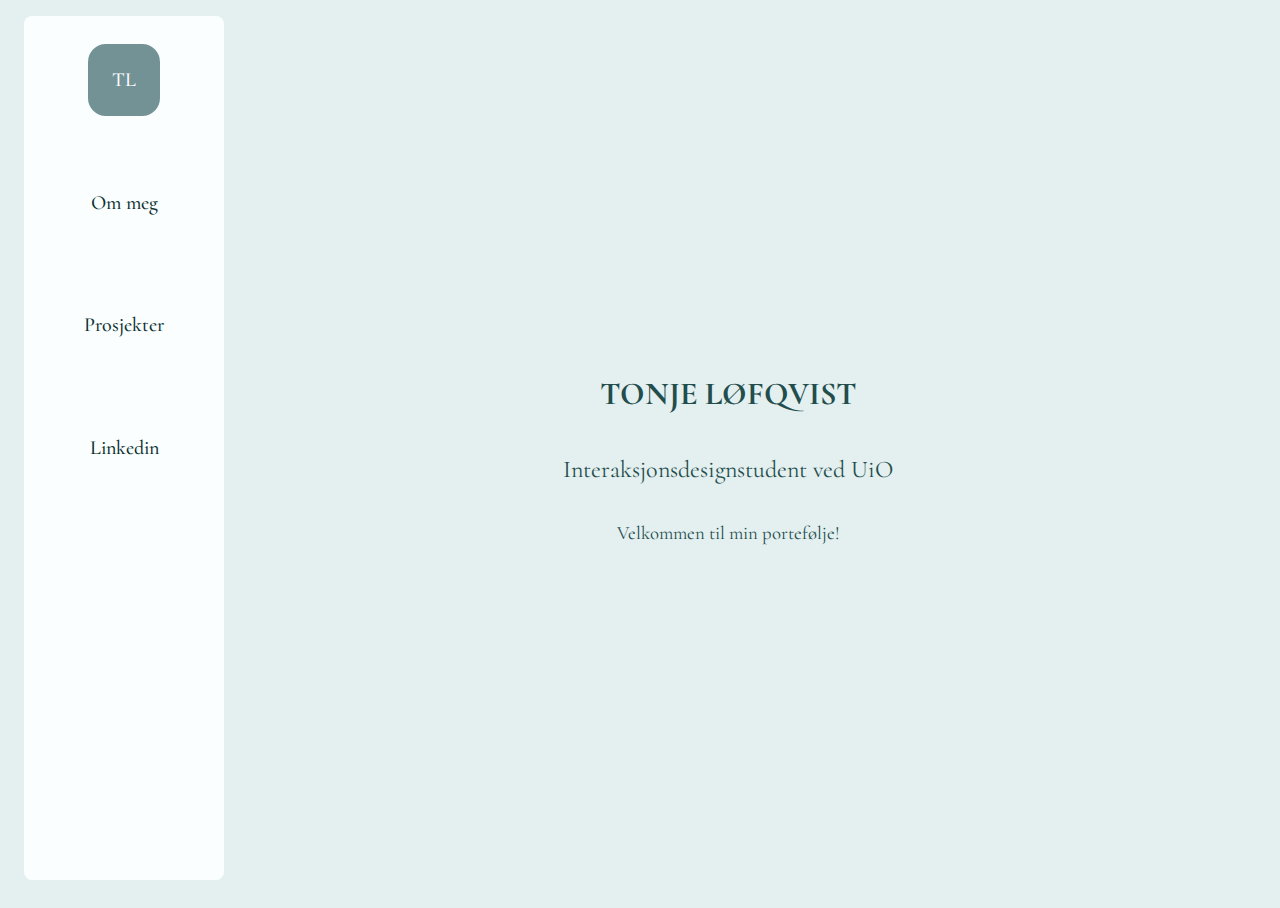
<file: index.html>
<!DOCTYPE html>
<html lang="no">
  <head>
    <meta charset="UTF-8" />
    <meta name="viewport" content="width=device-width, initial-scale=1.0" />
    <title>Portefølje</title>
    <link rel="stylesheet" href="main.css" />
    <link
      href="https://fonts.googleapis.com/css2?family=Cormorant:wght@300&display=swap"
      rel="stylesheet"
    />
  </head>
  <body>
    <div class="burger-menu">
      <ul class="burger-menu-list">
        <li class="burger-TL"><a href="index.html">TL</a></li>
        <li class="burger-menu-item"><a href="omMeg.html">Om meg</a></li>
        <li class="burger-menu-item">
          <a href="prosjekter.html">Mine prosjekter</a>
        </li>
      </ul>
    </div>
    <header class="header">
      <div class="tittel">
        <h1 class="overskrift">TONJE LØFQVIST</h1>
        <h2 class="student">Interaksjonsdesignstudent ved UiO</h2>
        <h3 class="student">Velkommen til min portefølje!</h3>
      </div>
    </header>
    <navbar class="side-navbar">
      <div class="navbar-container">
        <ul class="nav-list">
          <li class="nav-item">
            <a class="TL-logo" href="index.html">TL</a>
          </li>
          <li class="nav-item">
            <a class="nav-link" href="omMeg.html">Om meg</a>
          </li>
          <li class="nav-item">
            <a class="nav-link" href="prosjekter.html">Prosjekter</a>
          </li>
          <li class="nav-item">
            <a
              class="linkedin"
              href="https://www.linkedin.com/in/tonje-l%C3%B8fqvist-632518174/?originalSubdomain=no"
              target="_blank"
              >Linkedin
            </a>
          </li>
        </ul>
      </div>
    </navbar>
  </body>
</html>
</file>
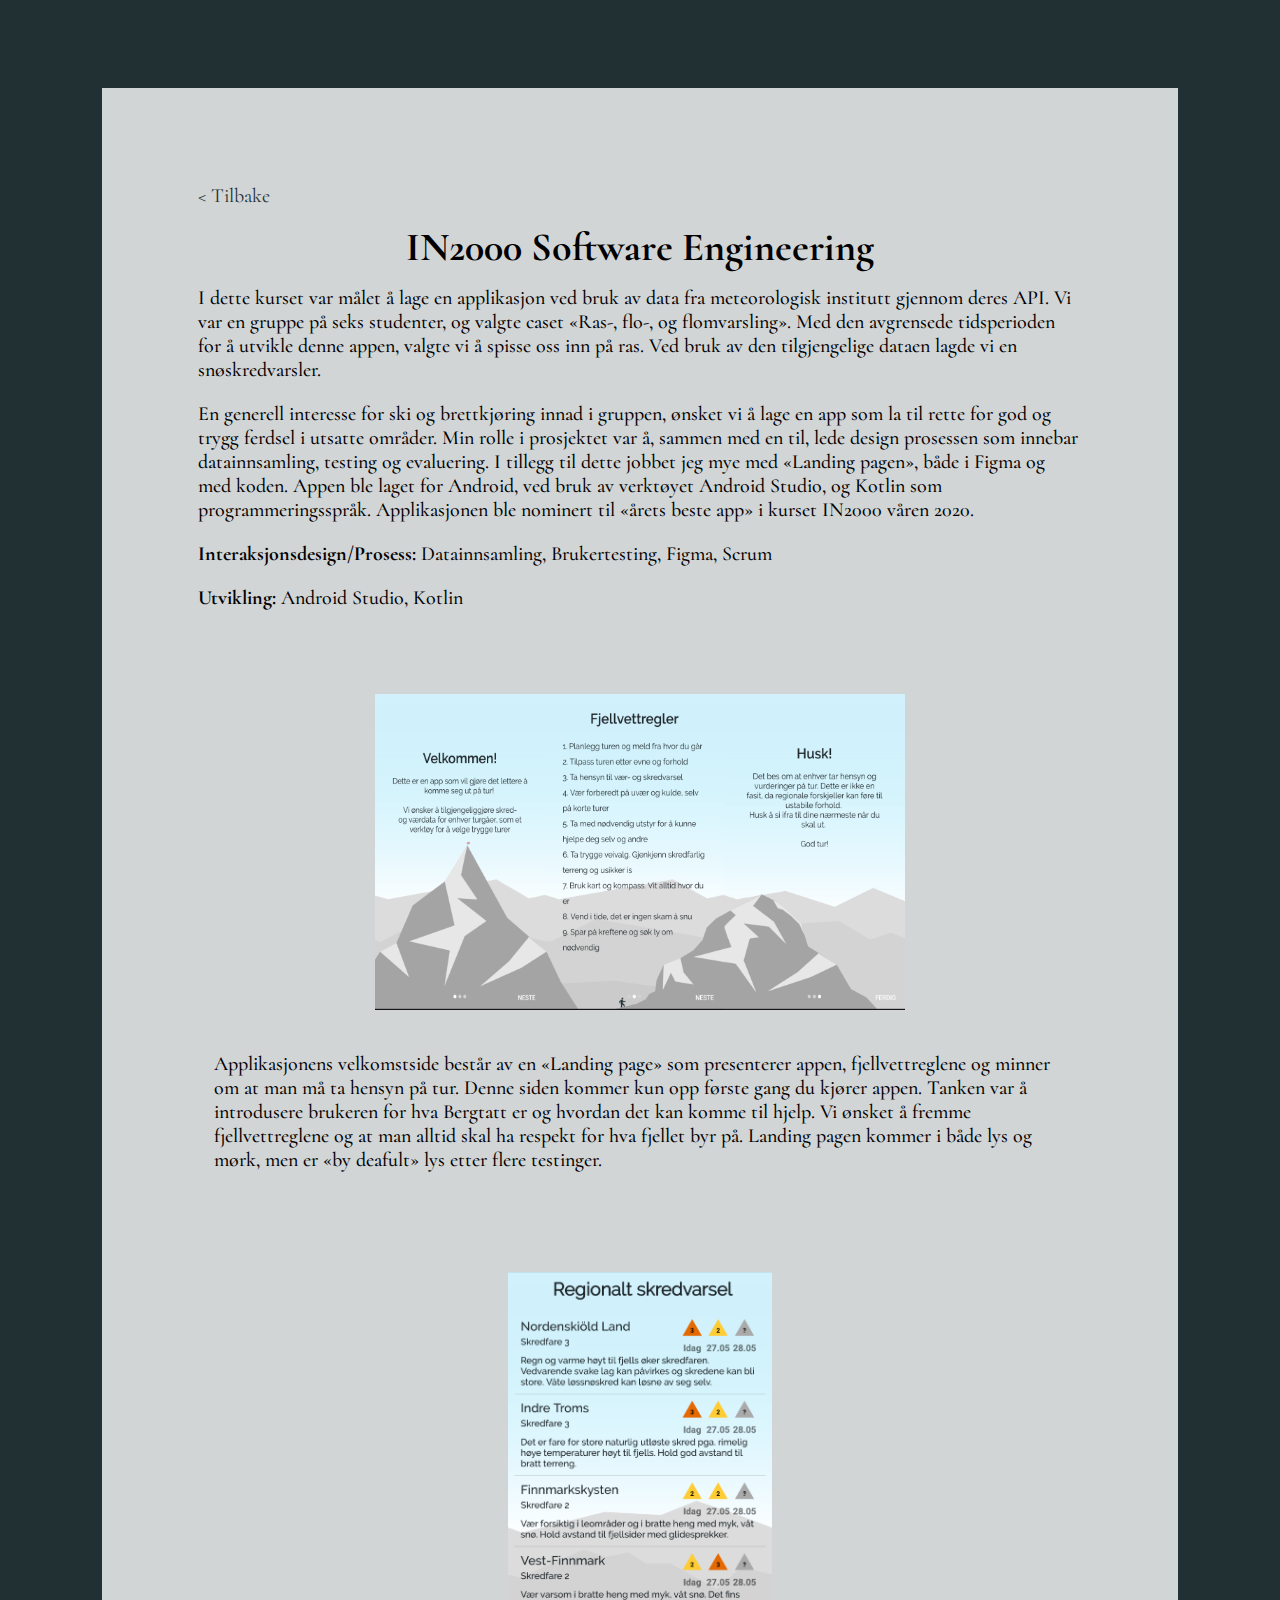
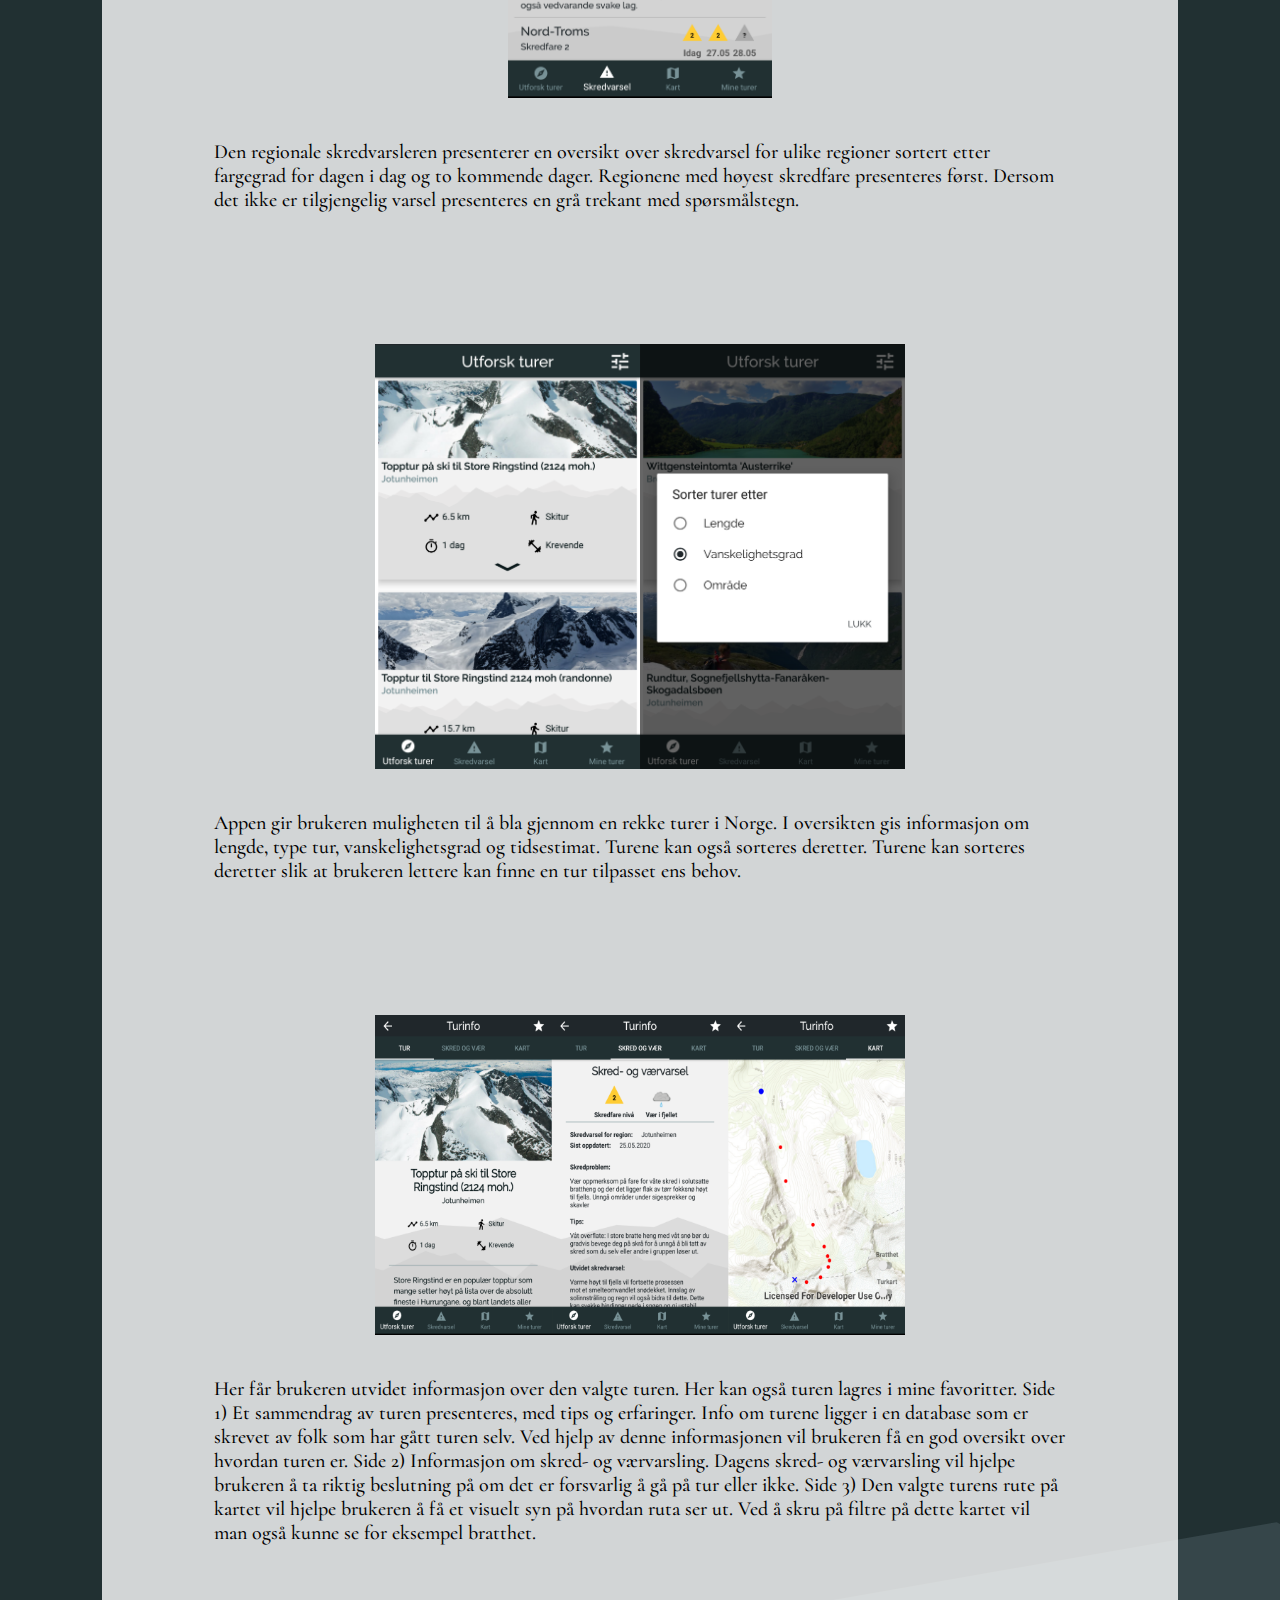
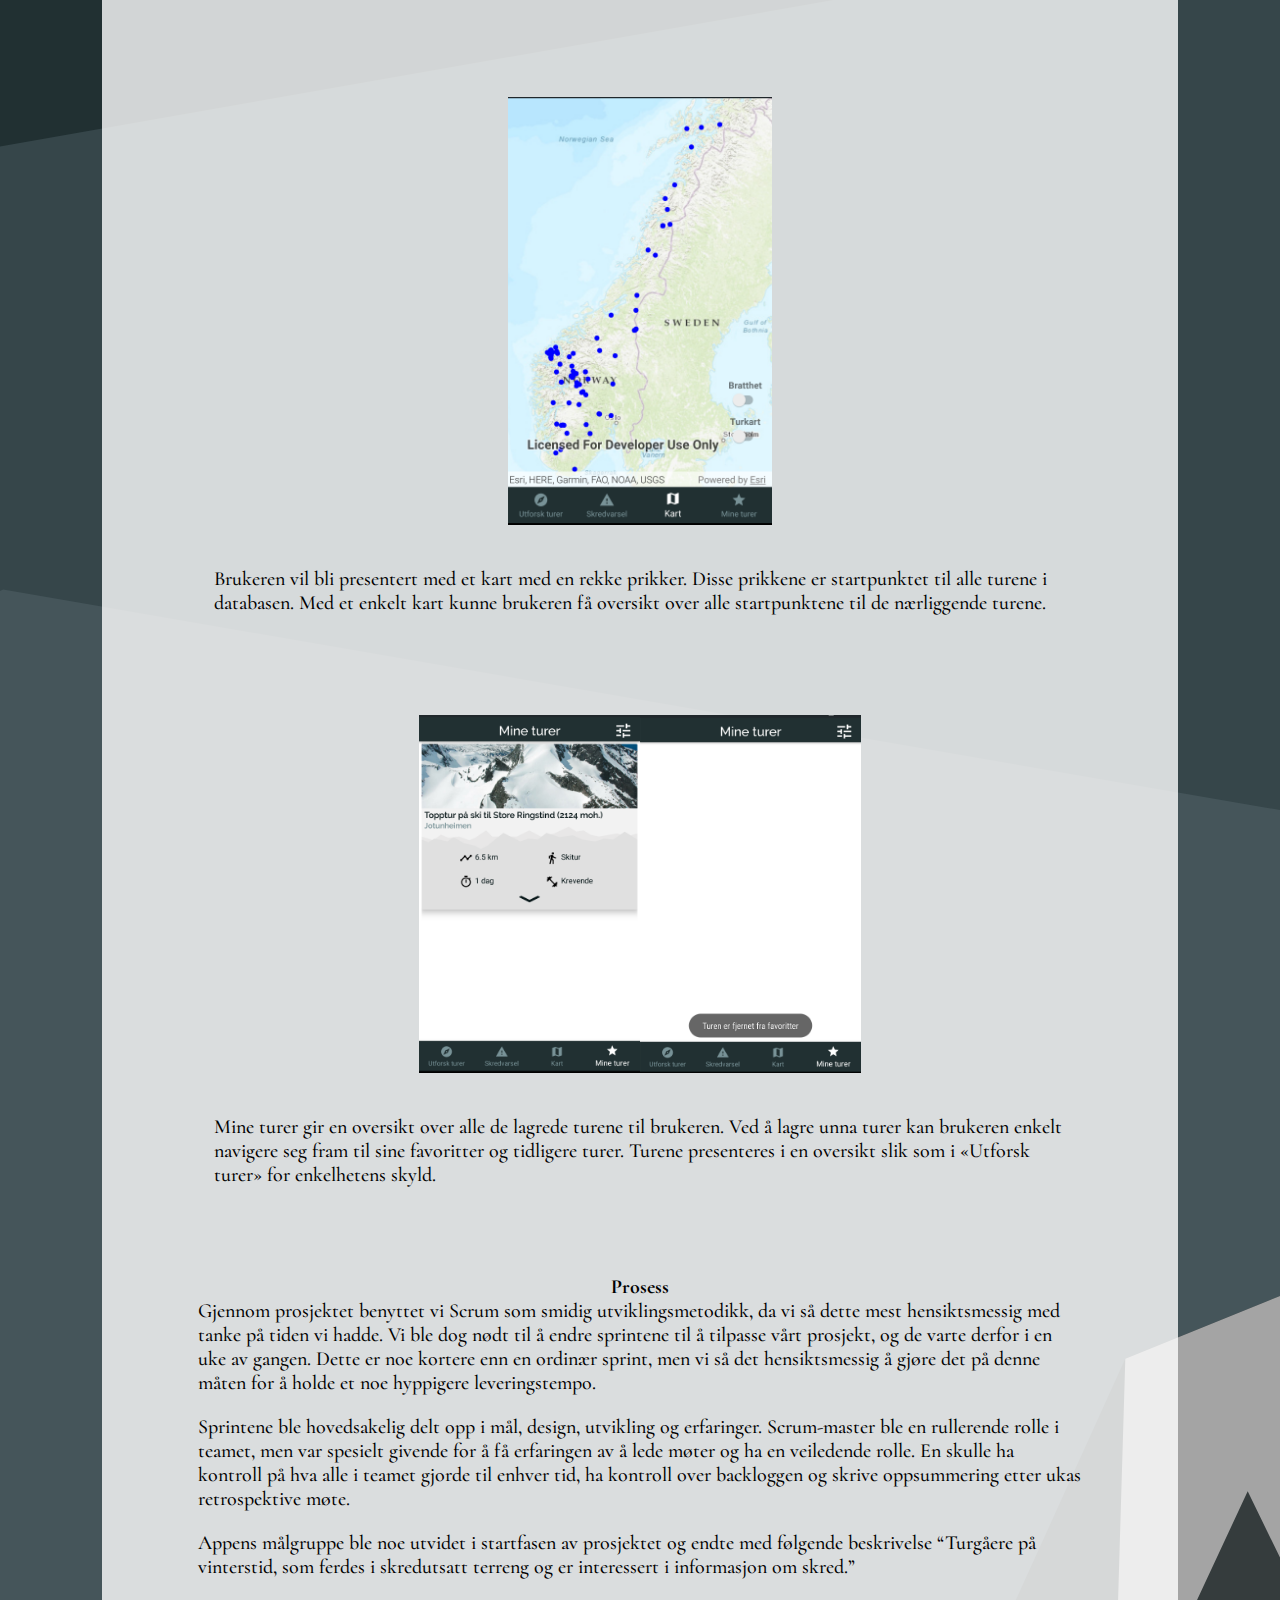
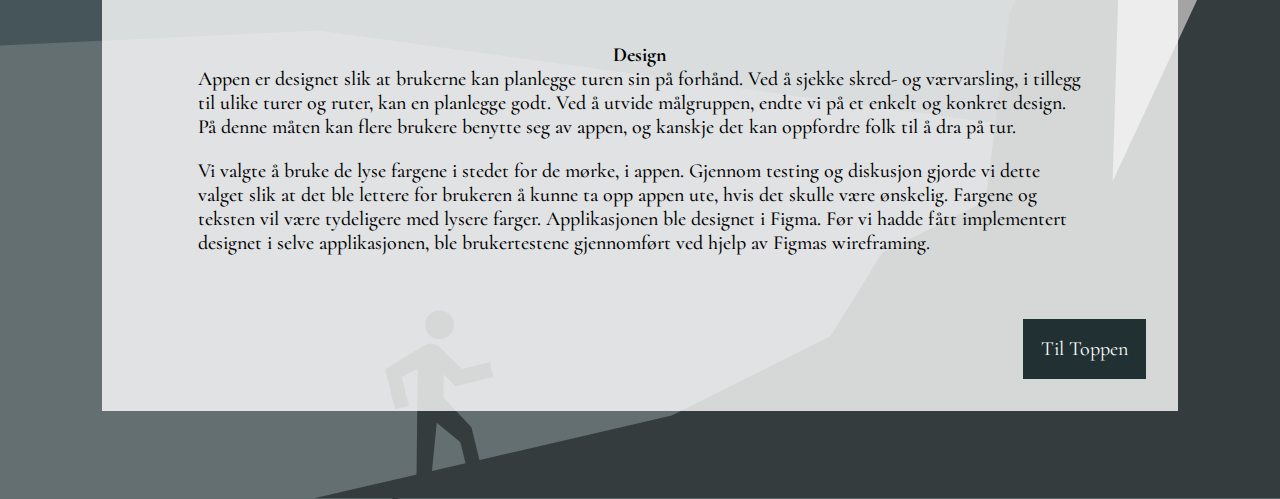
<file: bergtatt.html>
<!DOCTYPE html>
<html lang="en">
  <head>
    <meta charset="UTF-8" />
    <meta name="viewport" content="width=device-width, initial-scale=1.0" />
    <link rel="stylesheet" href="bergtattStyle.css" />
    <link
      href="https://fonts.googleapis.com/css2?family=Cormorant:wght@300&display=swap"
      rel="stylesheet"
    />
    <title>Bergtatt</title>
  </head>
  <body>
    <div class="innmat">
      <div class="beskrivelse">
        <a class="tilbake" href="/prosjekter.html"> < Tilbake </a>
        <h1 class="title">IN2000 Software Engineering</h1>

        <p>
          I dette kurset var målet å lage en applikasjon ved bruk av data fra
          meteorologisk institutt gjennom deres API. Vi var en gruppe på seks
          studenter, og valgte caset «Ras-, flo-, og flomvarsling». Med den
          avgrensede tidsperioden for å utvikle denne appen, valgte vi å spisse
          oss inn på ras. Ved bruk av den tilgjengelige dataen lagde vi en
          snøskredvarsler.
        </p>

        <p>
          En generell interesse for ski og brettkjøring innad i gruppen, ønsket
          vi å lage en app som la til rette for god og trygg ferdsel i utsatte
          områder. Min rolle i prosjektet var å, sammen med en til, lede design
          prosessen som innebar datainnsamling, testing og evaluering. I tillegg
          til dette jobbet jeg mye med «Landing pagen», både i Figma og med
          koden. Appen ble laget for Android, ved bruk av verktøyet Android
          Studio, og Kotlin som programmeringsspråk. Applikasjonen ble nominert
          til «årets beste app» i kurset IN2000 våren 2020.
        </p>

        <p>
          <span style="font-weight: bold">Interaksjonsdesign/Prosess:</span>
          Datainnsamling, Brukertesting, Figma, Scrum
        </p>
        <p>
          <span style="font-weight: bold">Utvikling:</span>
          Android Studio, Kotlin
        </p>

        <div class="landingTekst">
          <img
            class="landingpage"
            src="./Bergtatt-bilder/Landingpage.png"
            alt="Bergtatt"
          />
          <p>
            Applikasjonens velkomstside består av en «Landing page» som
            presenterer appen, fjellvettreglene og minner om at man må ta hensyn
            på tur. Denne siden kommer kun opp første gang du kjører appen.
            Tanken var å introdusere brukeren for hva Bergtatt er og hvordan det
            kan komme til hjelp. Vi ønsket å fremme fjellvettreglene og at man
            alltid skal ha respekt for hva fjellet byr på. Landing pagen kommer
            i både lys og mørk, men er «by deafult» lys etter flere testinger.
          </p>
        </div>

        <div class="landingTekst">
          <img
            class="regional"
            src="./Bergtatt-bilder/Regional skredvarsel.png"
            alt="Bergtatt"
          />
          <p>
            Den regionale skredvarsleren presenterer en oversikt over
            skredvarsel for ulike regioner sortert etter fargegrad for dagen i
            dag og to kommende dager. Regionene med høyest skredfare presenteres
            først. Dersom det ikke er tilgjengelig varsel presenteres en grå
            trekant med spørsmålstegn.
          </p>
        </div>

        <div class="landingTekst">
          <img
            class="landingpage"
            src="./Bergtatt-bilder/UtforskTurer.png"
            alt="Bergtatt"
          />
          <p>
            Appen gir brukeren muligheten til å bla gjennom en rekke turer i
            Norge. I oversikten gis informasjon om lengde, type tur,
            vanskelighetsgrad og tidsestimat. Turene kan også sorteres deretter.
            Turene kan sorteres deretter slik at brukeren lettere kan finne en
            tur tilpasset ens behov.
          </p>
        </div>

        <div class="landingTekst">
          <img
            class="landingpage"
            src="./Bergtatt-bilder/Utforsk turer.png"
            alt="Bergtatt"
          />
          <p>
            Her får brukeren utvidet informasjon over den valgte turen. Her kan
            også turen lagres i mine favoritter. Side 1) Et sammendrag av turen
            presenteres, med tips og erfaringer. Info om turene ligger i en
            database som er skrevet av folk som har gått turen selv. Ved hjelp
            av denne informasjonen vil brukeren få en god oversikt over hvordan
            turen er. Side 2) Informasjon om skred- og værvarsling. Dagens
            skred- og værvarsling vil hjelpe brukeren å ta riktig beslutning på
            om det er forsvarlig å gå på tur eller ikke. Side 3) Den valgte
            turens rute på kartet vil hjelpe brukeren å få et visuelt syn på
            hvordan ruta ser ut. Ved å skru på filtre på dette kartet vil man
            også kunne se for eksempel bratthet.
          </p>
          <p></p>
        </div>

        <div class="landingTekst">
          <img class="kart" src="./Bergtatt-bilder/Kart.png" alt="Bergtatt" />
          <p>
            Brukeren vil bli presentert med et kart med en rekke prikker. Disse
            prikkene er startpunktet til alle turene i databasen. Med et enkelt
            kart kunne brukeren få oversikt over alle startpunktene til de
            nærliggende turene.
          </p>
        </div>

        <div class="landingTekst">
          <img
            class="mineturer"
            src="./Bergtatt-bilder/MineTurer.png"
            alt="Bergtatt"
          />
          <p class="mineturerText">
            Mine turer gir en oversikt over alle de lagrede turene til brukeren.
            Ved å lagre unna turer kan brukeren enkelt navigere seg fram til
            sine favoritter og tidligere turer. Turene presenteres i en oversikt
            slik som i «Utforsk turer» for enkelhetens skyld.
          </p>
        </div>

        <div class="prosessTekst">
          <p>
            <span style="font-weight: bold; margin: auto; display: table"
              >Prosess</span
            >
            Gjennom prosjektet benyttet vi Scrum som smidig utviklingsmetodikk,
            da vi så dette mest hensiktsmessig med tanke på tiden vi hadde. Vi
            ble dog nødt til å endre sprintene til å tilpasse vårt prosjekt, og
            de varte derfor i en uke av gangen. Dette er noe kortere enn en
            ordinær sprint, men vi så det hensiktsmessig å gjøre det på denne
            måten for å holde et noe hyppigere leveringstempo.
          </p>
          <p>
            Sprintene ble hovedsakelig delt opp i mål, design, utvikling og
            erfaringer. Scrum-master ble en rullerende rolle i teamet, men var
            spesielt givende for å få erfaringen av å lede møter og ha en
            veiledende rolle. En skulle ha kontroll på hva alle i teamet gjorde
            til enhver tid, ha kontroll over backloggen og skrive oppsummering
            etter ukas retrospektive møte.
          </p>

          <p>
            Appens målgruppe ble noe utvidet i startfasen av prosjektet og endte
            med følgende beskrivelse “Turgåere på vinterstid, som ferdes i
            skredutsatt terreng og er interessert i informasjon om skred.”
          </p>

          <p class="designTekst">
            <span style="font-weight: bold; margin: auto; display: table"
              >Design</span
            >
            Appen er designet slik at brukerne kan planlegge turen sin på
            forhånd. Ved å sjekke skred- og værvarsling, i tillegg til ulike
            turer og ruter, kan en planlegge godt. Ved å utvide målgruppen,
            endte vi på et enkelt og konkret design. På denne måten kan flere
            brukere benytte seg av appen, og kanskje det kan oppfordre folk til
            å dra på tur.
          </p>
          <p>
            Vi valgte å bruke de lyse fargene i stedet for de mørke, i appen.
            Gjennom testing og diskusjon gjorde vi dette valget slik at det ble
            lettere for brukeren å kunne ta opp appen ute, hvis det skulle være
            ønskelig. Fargene og teksten vil være tydeligere med lysere farger.
            Applikasjonen ble designet i Figma. Før vi hadde fått implementert
            designet i selve applikasjonen, ble brukertestene gjennomført ved
            hjelp av Figmas wireframing.
          </p>
        </div>
      </div>
      <div class="top-btn">
        <a class="tilToppen" href="./bergtatt.html">Til Toppen</a>
      </div>
    </div>
  </body>
</html>
</file>
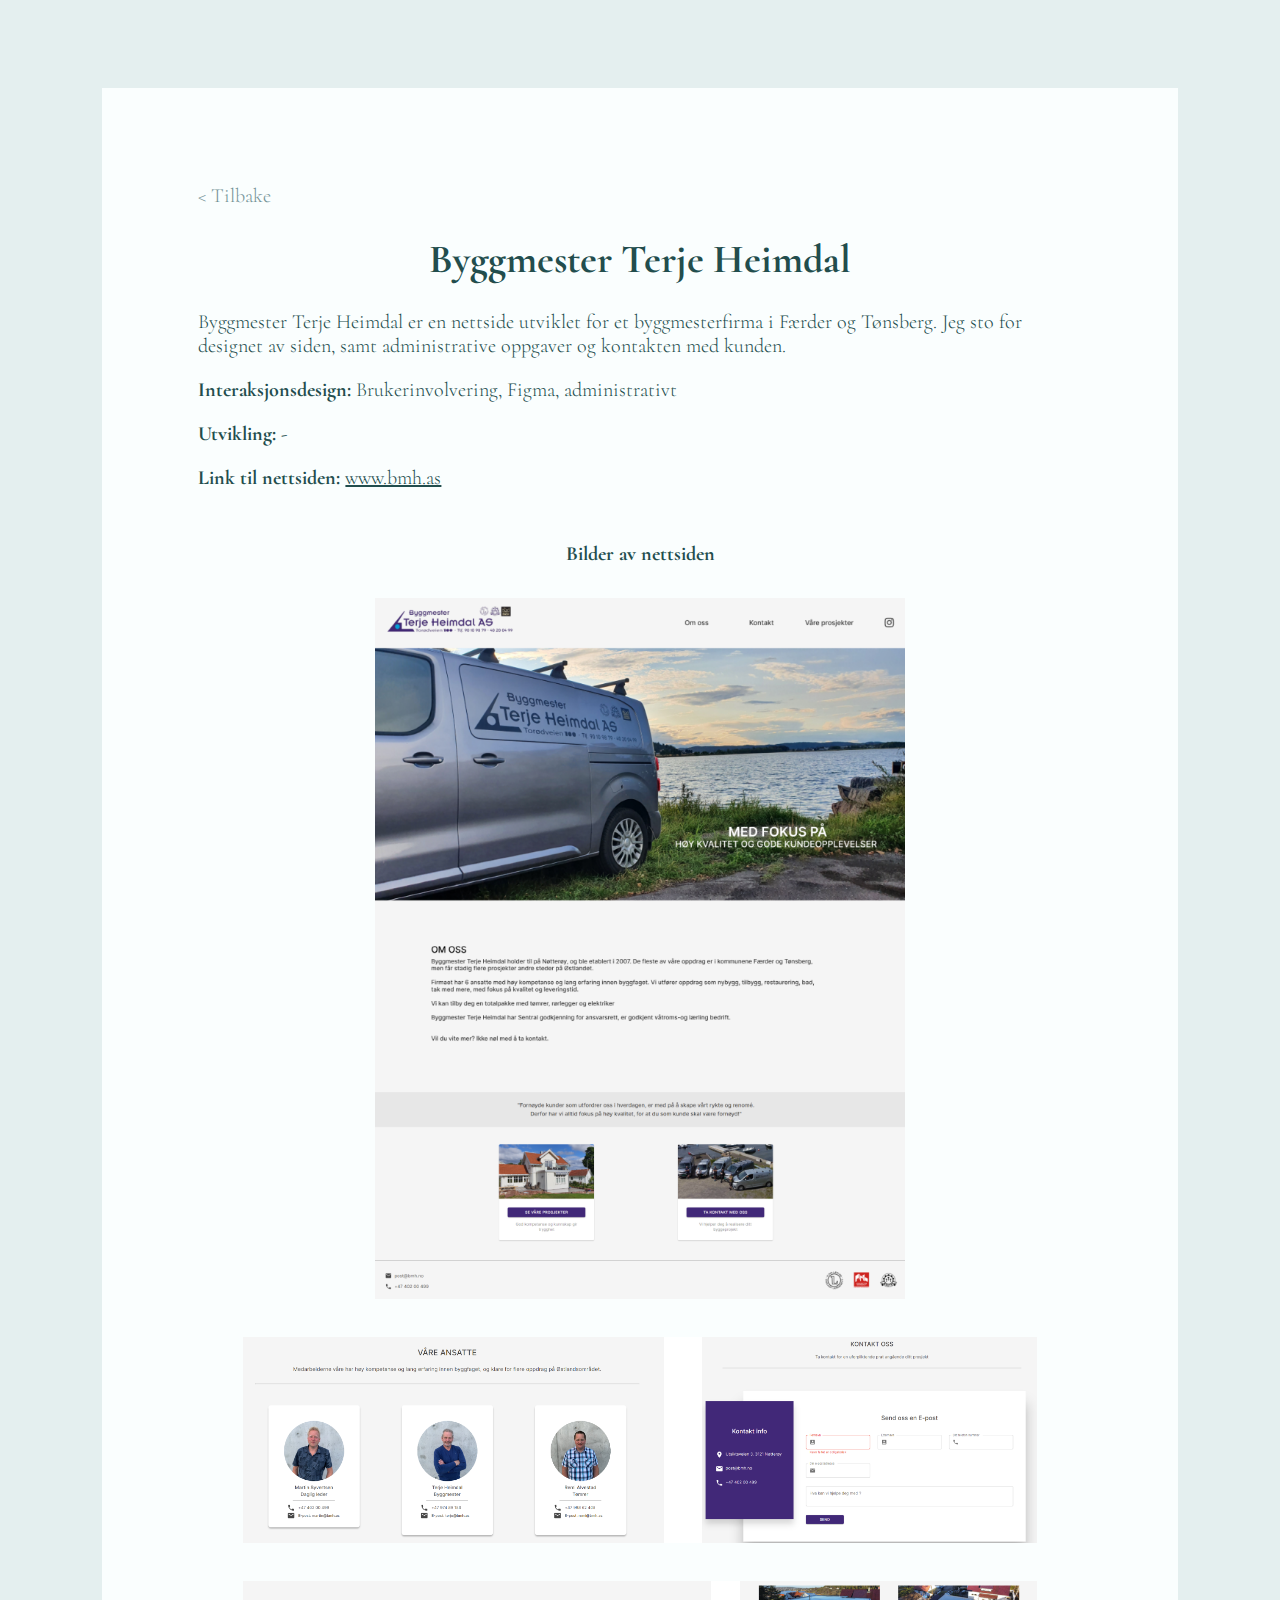
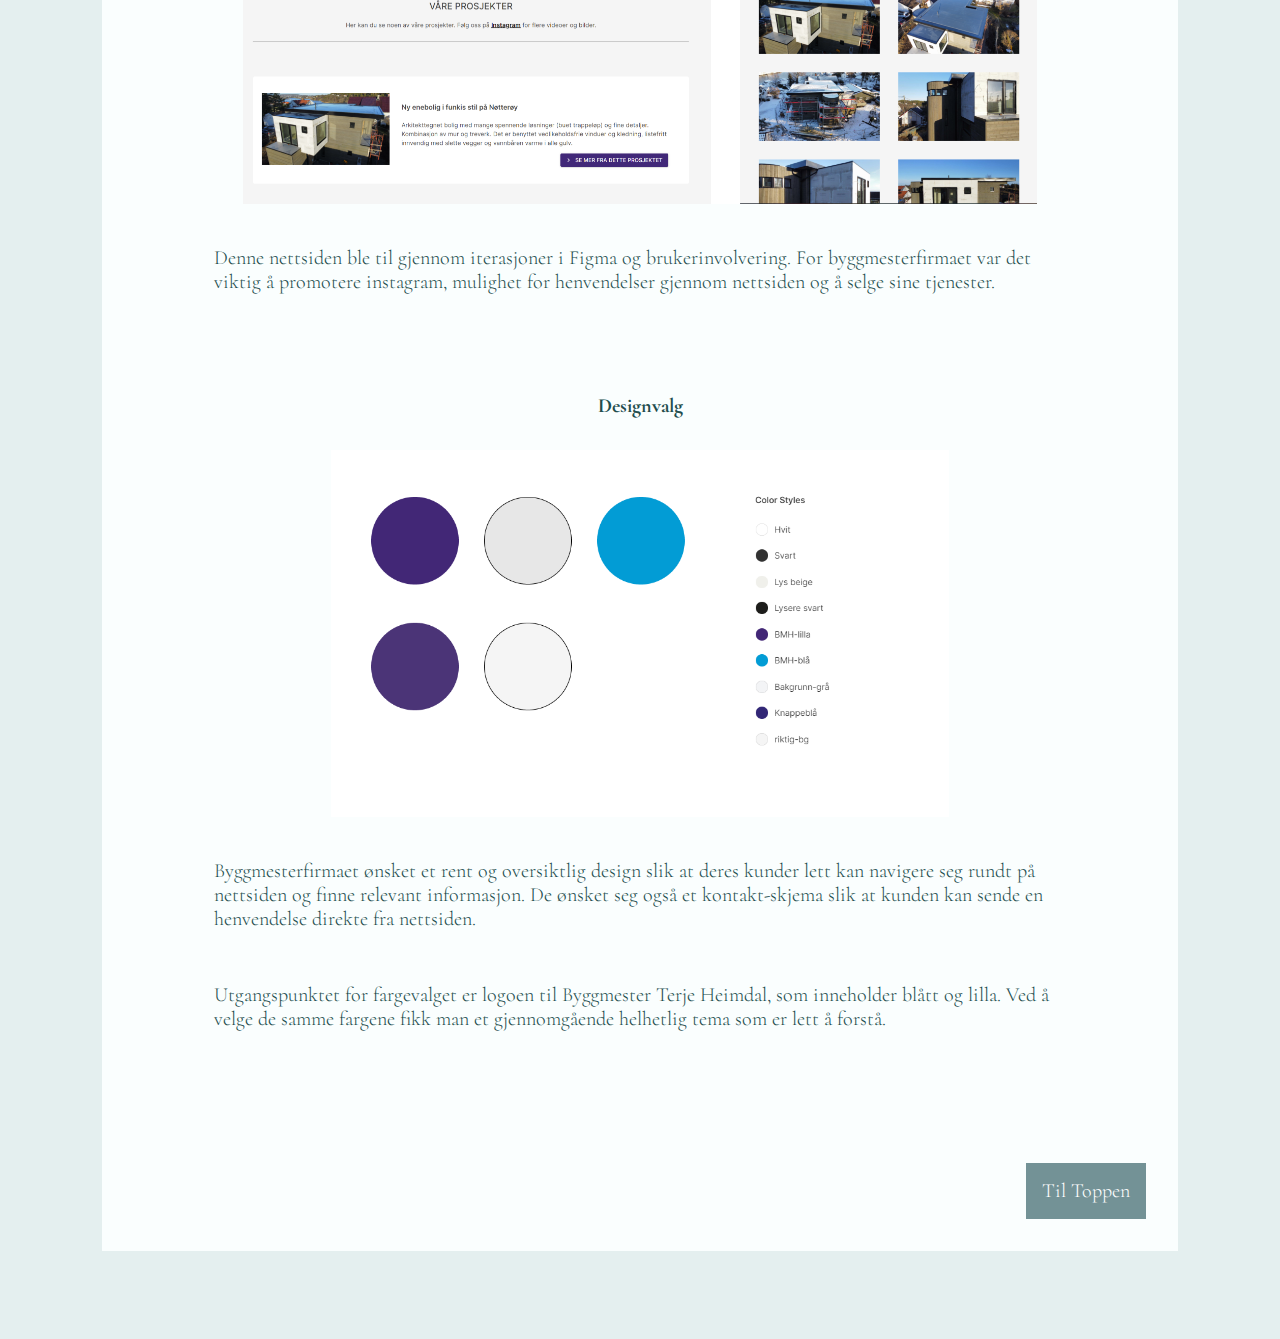
<file: BMH.html>
<!DOCTYPE html>
<html lang="en">
  <head>
    <meta charset="UTF-8" />
    <meta name="viewport" content="width=device-width, initial-scale=1.0" />
    <link rel="stylesheet" href="BMH.css" />
    <link
      href="https://fonts.googleapis.com/css2?family=Cormorant:wght@300&display=swap"
      rel="stylesheet"
    />
    <title>BMH</title>
  </head>
  <body>
    <div class="innmat">
      <div class="beskrivelse">
        <a class="tilbake" href="/prosjekter.html"> < Tilbake </a>
        <h1 class="title">Byggmester Terje Heimdal</h1>

        <p>
          Byggmester Terje Heimdal er en nettside utviklet for et
          byggmesterfirma i Færder og Tønsberg. Jeg sto for designet av siden,
          samt administrative oppgaver og kontakten med kunden.
        </p>

        <p>
          <span style="font-weight: bold">Interaksjonsdesign:</span>
          Brukerinvolvering, Figma, administrativt
        </p>
        <p>
          <span style="font-weight: bold">Utvikling:</span>
          -
        </p>
        <p>
          <span style="font-weight: bold">Link til nettsiden:</span>
          <a class="bmh_link" href="https://www.bmh.as"> www.bmh.as</a>
        </p>

        <div class="metode">
          <span style="font-weight: bold; margin: auto; display: table"
            >Bilder av nettsiden</span
          >
          <img
            class="metodeBilder"
            src="./BMH-bilder/hjemmeside_ferdig.png"
            alt="BMH"
          />
          <img
            class="prosjekt_arbeid"
            src="./BMH-bilder/prosjekt_arbeid.png"
            alt="BMH"
          />
          <img
            class="prosjekt_arbeid"
            src="./BMH-bilder/prosjekt_prosjekt.png"
            alt="BMH"
          />
          <p>
            Denne nettsiden ble til gjennom iterasjoner i Figma og
            brukerinvolvering. For byggmesterfirmaet var det viktig å promotere
            instagram, mulighet for henvendelser gjennom nettsiden og å selge
            sine tjenester.
          </p>
        </div>

        <div class="metode">
          <span style="font-weight: bold; margin: auto; display: table"
            >Designvalg</span
          >
          <img class="farger" src="./BMH-bilder/farger.png" alt="Indigo" />
          <p>
            Byggmesterfirmaet ønsket et rent og oversiktlig design slik at deres
            kunder lett kan navigere seg rundt på nettsiden og finne relevant
            informasjon. De ønsket seg også et kontakt-skjema slik at kunden kan
            sende en henvendelse direkte fra nettsiden.
          </p>
          <p>
            Utgangspunktet for fargevalget er logoen til Byggmester Terje
            Heimdal, som inneholder blått og lilla. Ved å velge de samme fargene
            fikk man et gjennomgående helhetlig tema som er lett å forstå.
          </p>
        </div>
      </div>
      <div class="top-btn">
        <a class="tilToppen" href="./BMH.html">Til Toppen</a>
      </div>
    </div>
  </body>
</html>
</file>
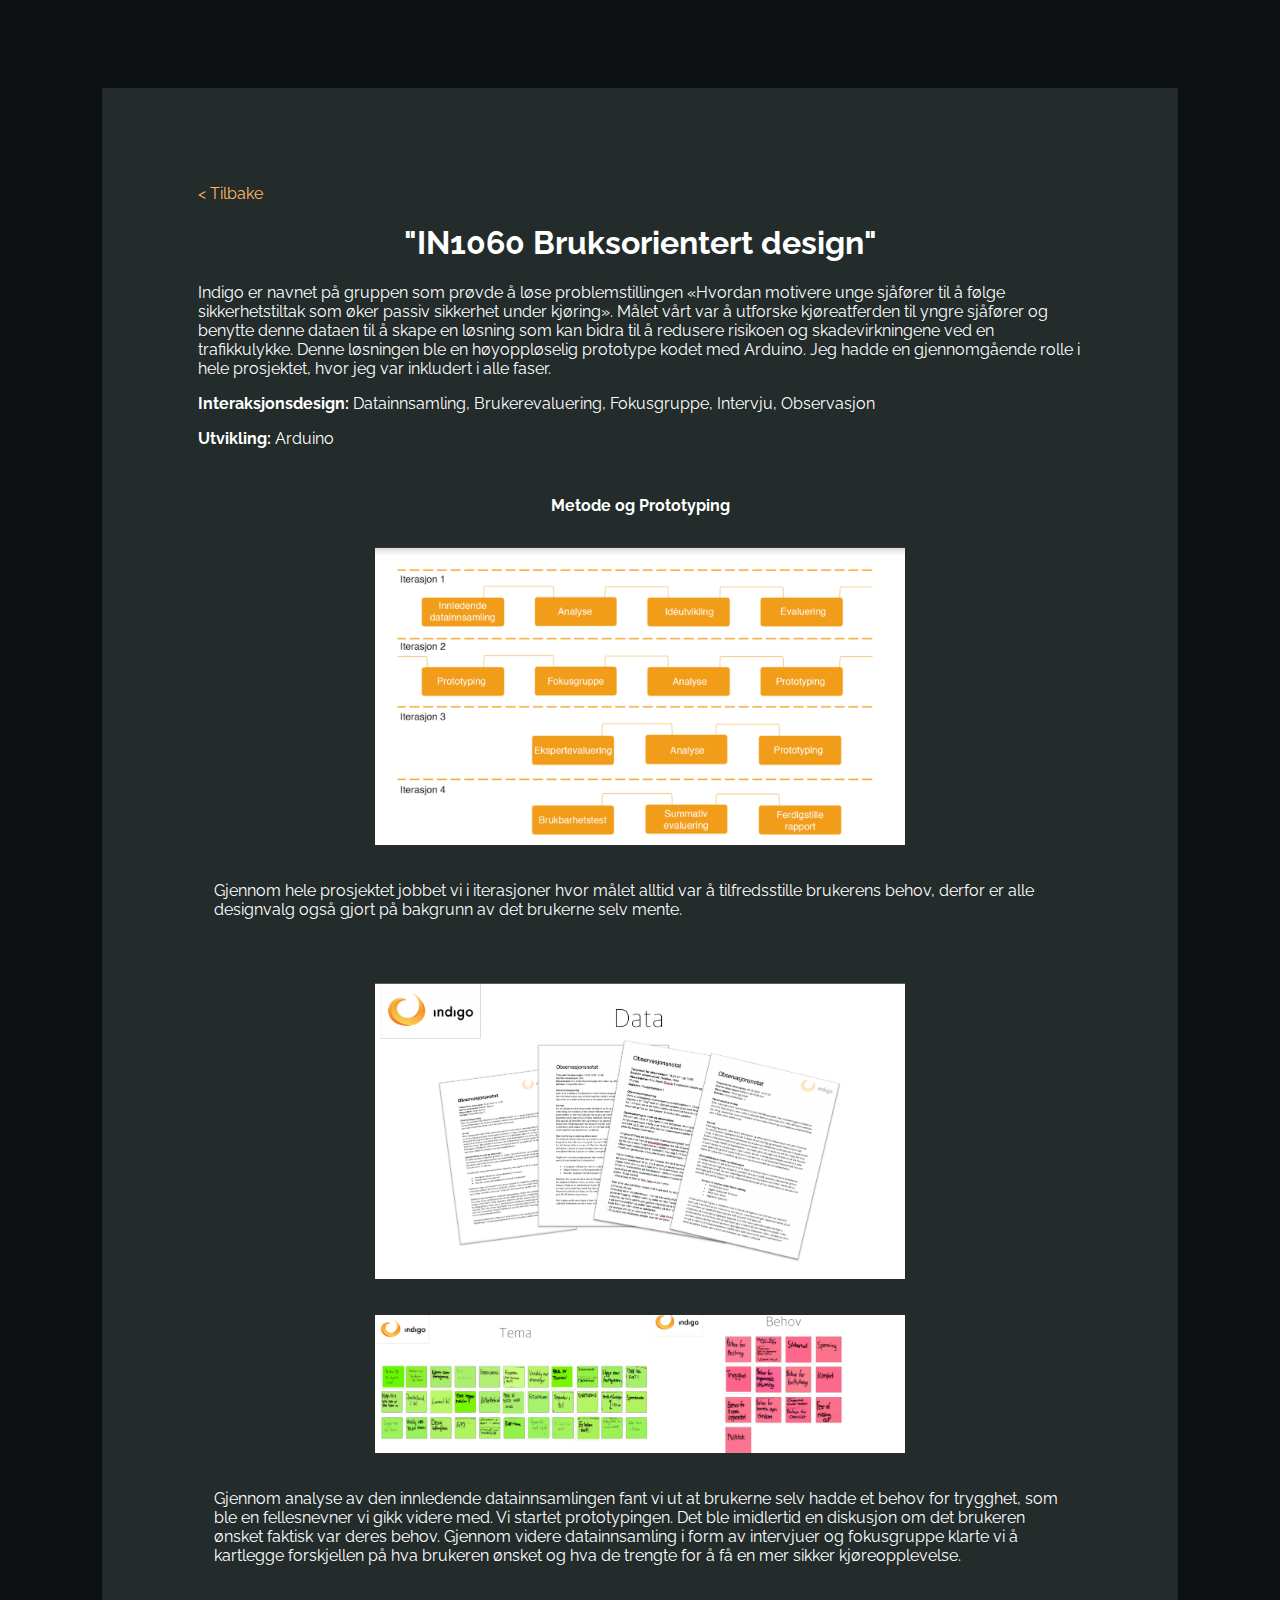
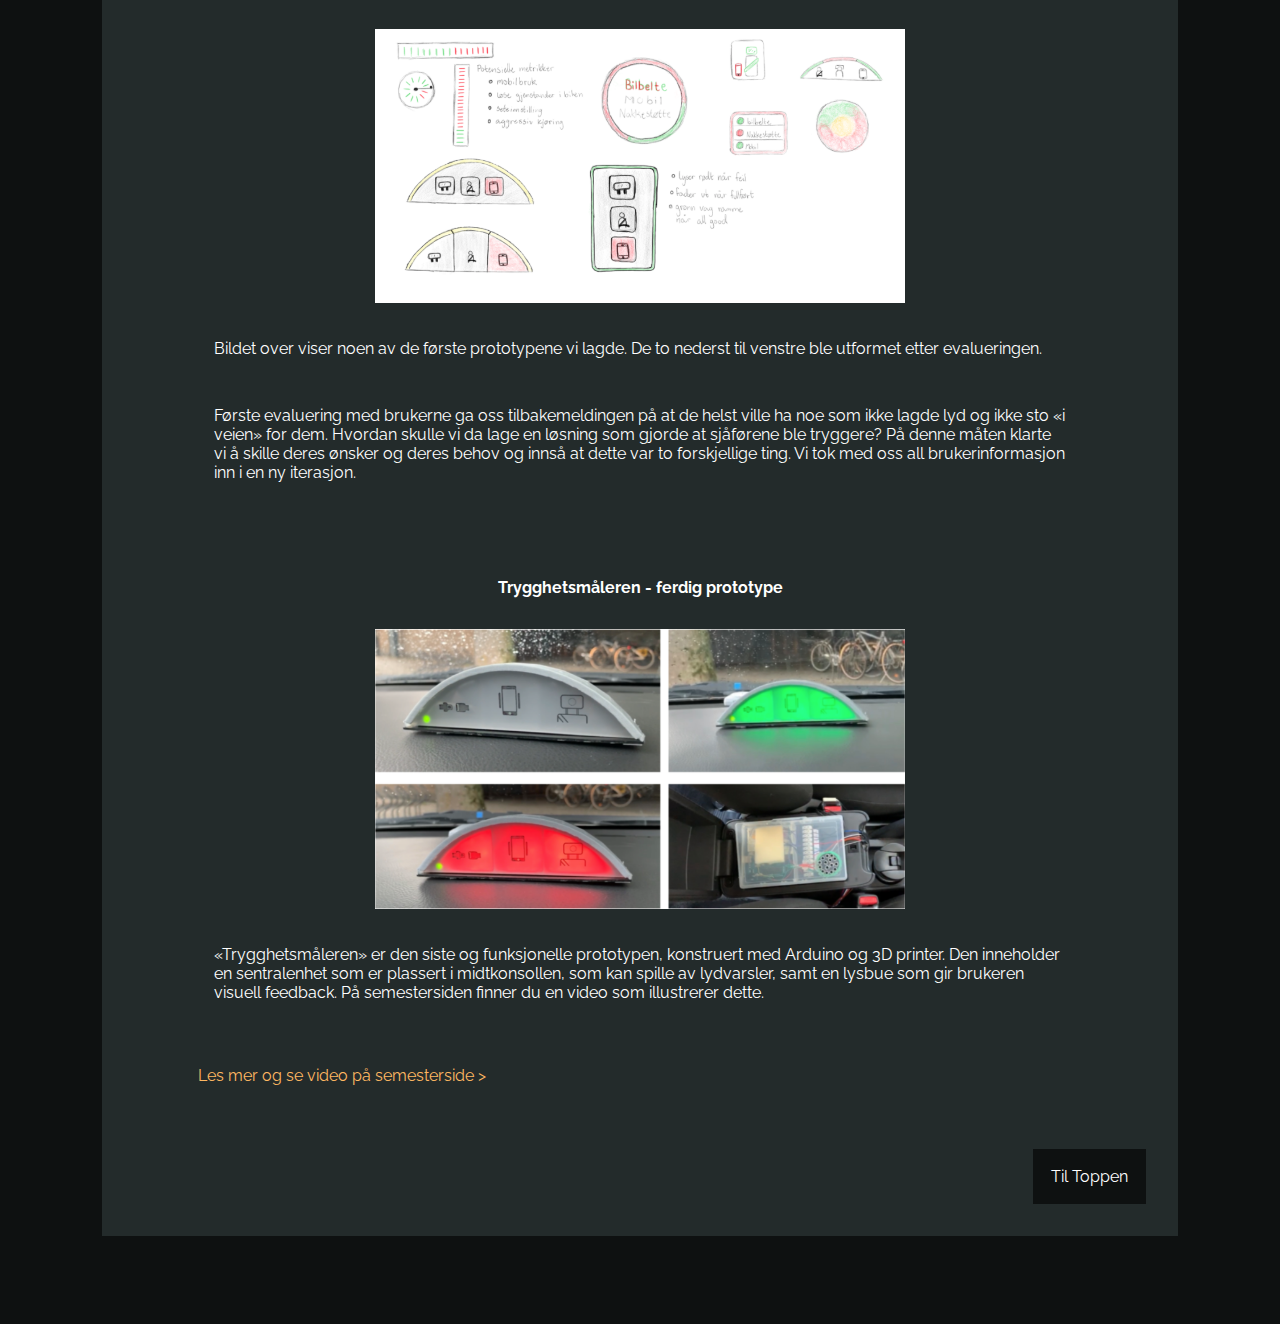
<file: indigo.html>
<!DOCTYPE html>
<html lang="en">
  <head>
    <meta charset="UTF-8" />
    <meta name="viewport" content="width=device-width, initial-scale=1.0" />
    <link rel="stylesheet" href="indigoStyle.css" />
    <link
      href="https://fonts.googleapis.com/css2?family=Raleway&display=swap"
      rel="stylesheet"
    />
    <title>Indigo</title>
  </head>
  <body>
    <div class="innmat">
      <div class="beskrivelse">
        <a class="tilbake" href="/index.html"> < Tilbake </a>
        <h1 class="title">"IN1060 Bruksorientert design"</h1>

        <p>
          Indigo er navnet på gruppen som prøvde å løse problemstillingen
          «Hvordan motivere unge sjåfører til å følge sikkerhetstiltak som øker
          passiv sikkerhet under kjøring». Målet vårt var å utforske
          kjøreatferden til yngre sjåfører og benytte denne dataen til å skape
          en løsning som kan bidra til å redusere risikoen og skadevirkningene
          ved en trafikkulykke. Denne løsningen ble en høyoppløselig prototype
          kodet med Arduino. Jeg hadde en gjennomgående rolle i hele prosjektet,
          hvor jeg var inkludert i alle faser.
        </p>
        <p>
          <span style="font-weight: bold">Interaksjonsdesign:</span>
          Datainnsamling, Brukerevaluering, Fokusgruppe, Intervju, Observasjon
        </p>
        <p>
          <span style="font-weight: bold">Utvikling:</span>
          Arduino
        </p>

        <div class="metode">
          <span style="font-weight: bold; margin: auto; display: table"
            >Metode og Prototyping</span
          >
          <img class="metodeBilder" src="iterasjoner.png" alt="Indigo" />
          <p>
            Gjennom hele prosjektet jobbet vi i iterasjoner hvor målet alltid
            var å tilfredsstille brukerens behov, derfor er alle designvalg også
            gjort på bakgrunn av det brukerne selv mente.
          </p>
          <img class="metodeBilder" src="observasjon.png" alt="Indigo" />
          <img class="metodeBilder" src="KravogBehov.png" alt="Indigo" />
          <p>
            Gjennom analyse av den innledende datainnsamlingen fant vi ut at
            brukerne selv hadde et behov for trygghet, som ble en fellesnevner
            vi gikk videre med. Vi startet prototypingen. Det ble imidlertid en
            diskusjon om det brukeren ønsket faktisk var deres behov. Gjennom
            videre datainnsamling i form av intervjuer og fokusgruppe klarte vi
            å kartlegge forskjellen på hva brukeren ønsket og hva de trengte for
            å få en mer sikker kjøreopplevelse.
          </p>

          <img class="metodeBilder" src="prototyperforste.png" alt="Indigo" />
          <p>
            Bildet over viser noen av de første prototypene vi lagde. De to
            nederst til venstre ble utformet etter evalueringen.
          </p>
          <p>
            Første evaluering med brukerne ga oss tilbakemeldingen på at de
            helst ville ha noe som ikke lagde lyd og ikke sto «i veien» for dem.
            Hvordan skulle vi da lage en løsning som gjorde at sjåførene ble
            tryggere? På denne måten klarte vi å skille deres ønsker og deres
            behov og innså at dette var to forskjellige ting. Vi tok med oss all
            brukerinformasjon inn i en ny iterasjon.
          </p>
        </div>

        <div class="metode">
          <span style="font-weight: bold; margin: auto; display: table"
            >Trygghetsmåleren - ferdig prototype</span
          >
          <img class="metodeBilder" src="trygghetsmåler.png" alt="Indigo" />
          <p>
            «Trygghetsmåleren» er den siste og funksjonelle prototypen,
            konstruert med Arduino og 3D printer. Den inneholder en sentralenhet
            som er plassert i midtkonsollen, som kan spille av lydvarsler, samt
            en lysbue som gir brukeren visuell feedback. På semestersiden finner
            du en video som illustrerer dette.
          </p>
        </div>

        <a
          href="https://www.uio.no/studier/emner/matnat/ifi/IN1060/v19/prosjekt-2019/indigo/"
          target="_blank"
          class="tilbake"
          >Les mer og se video på semesterside ></a
        >
      </div>
      <div class="top-btn">
        <a class="tilToppen" href="./indigo.html">Til Toppen</a>
      </div>
    </div>
  </body>
</html>
</file>
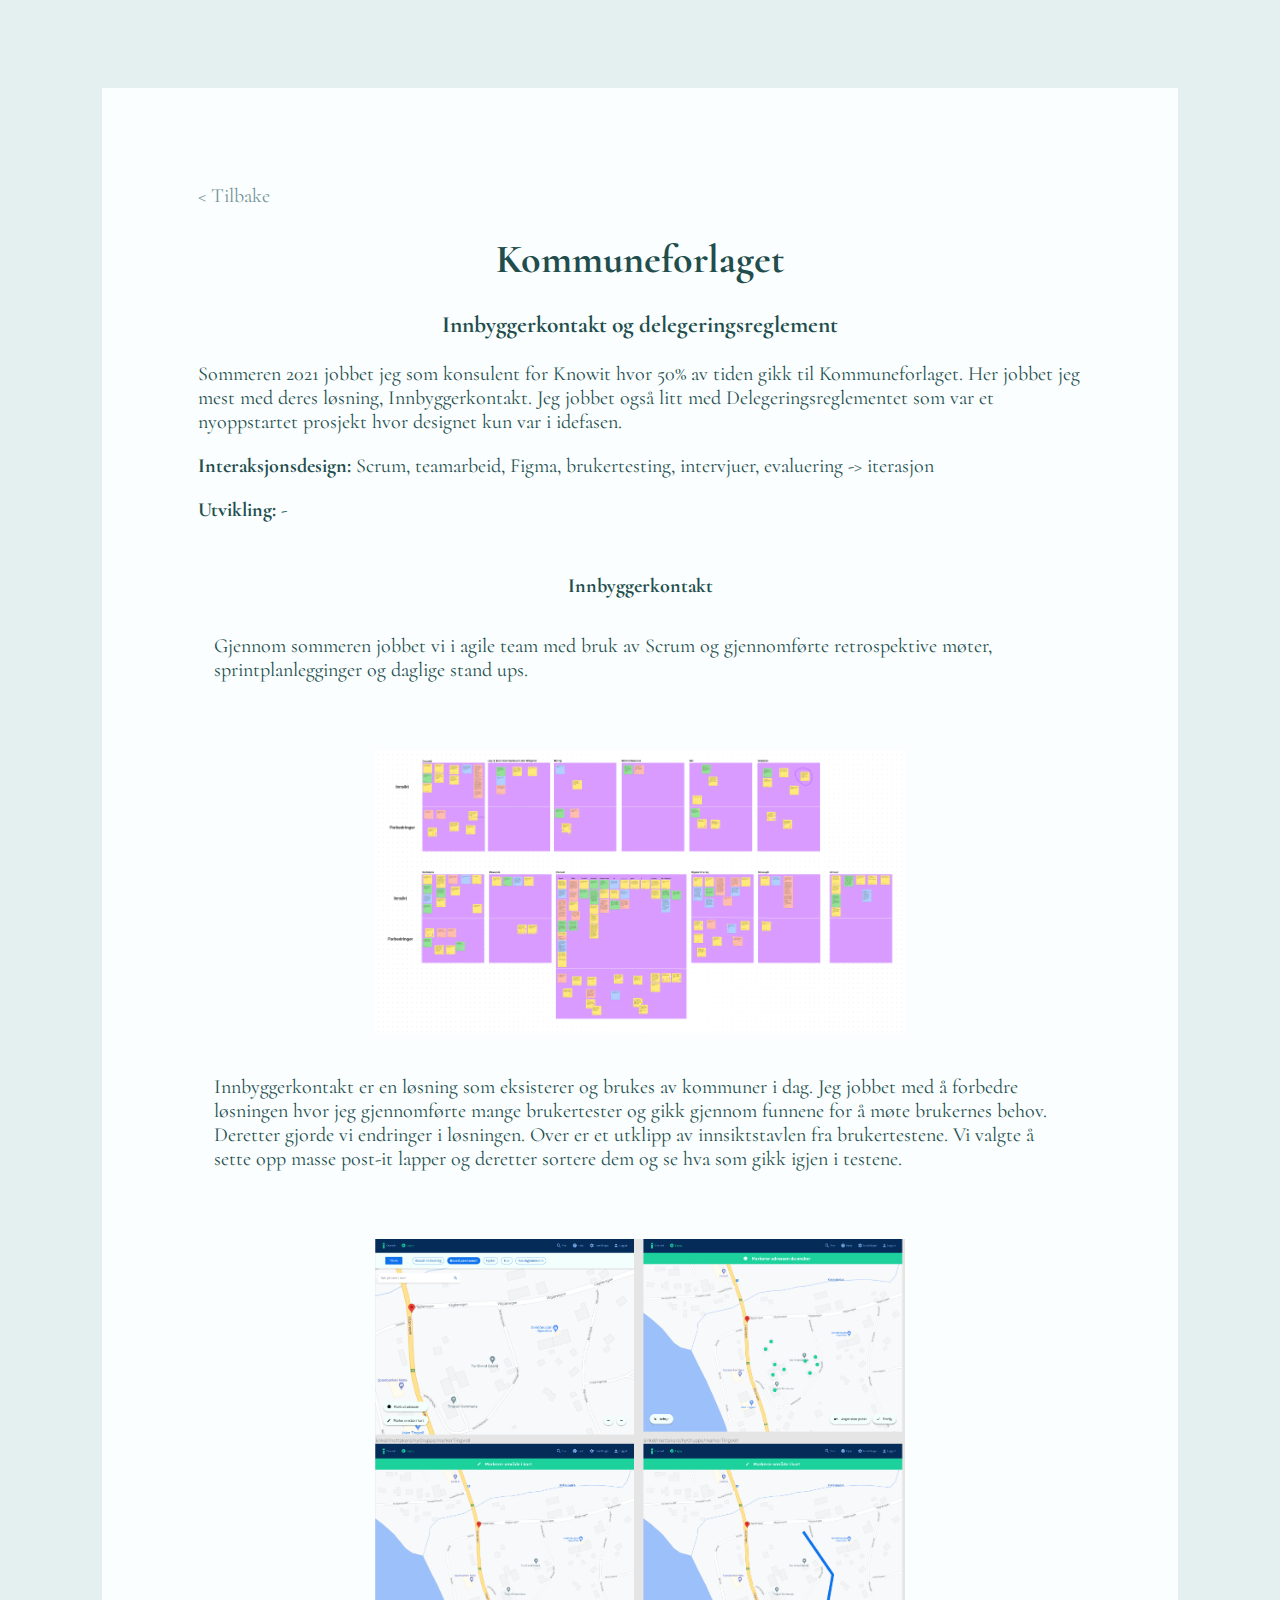
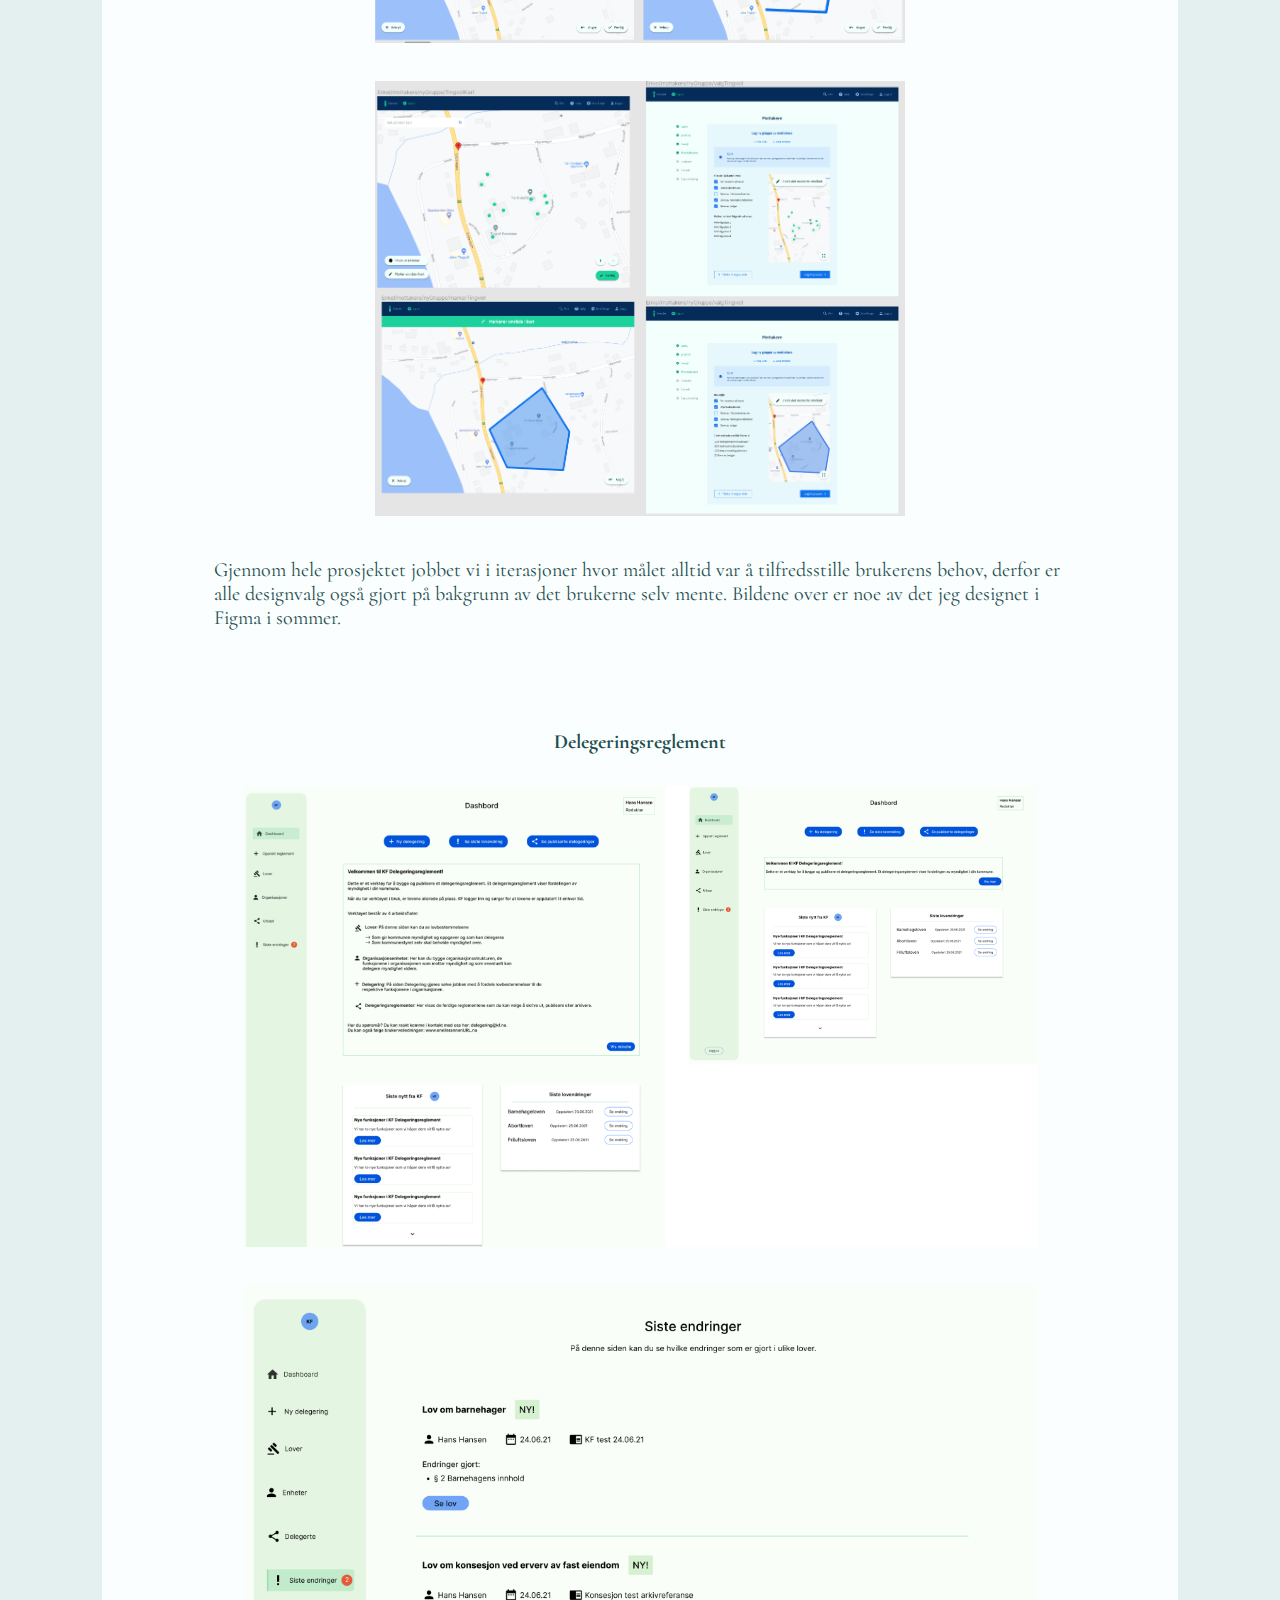
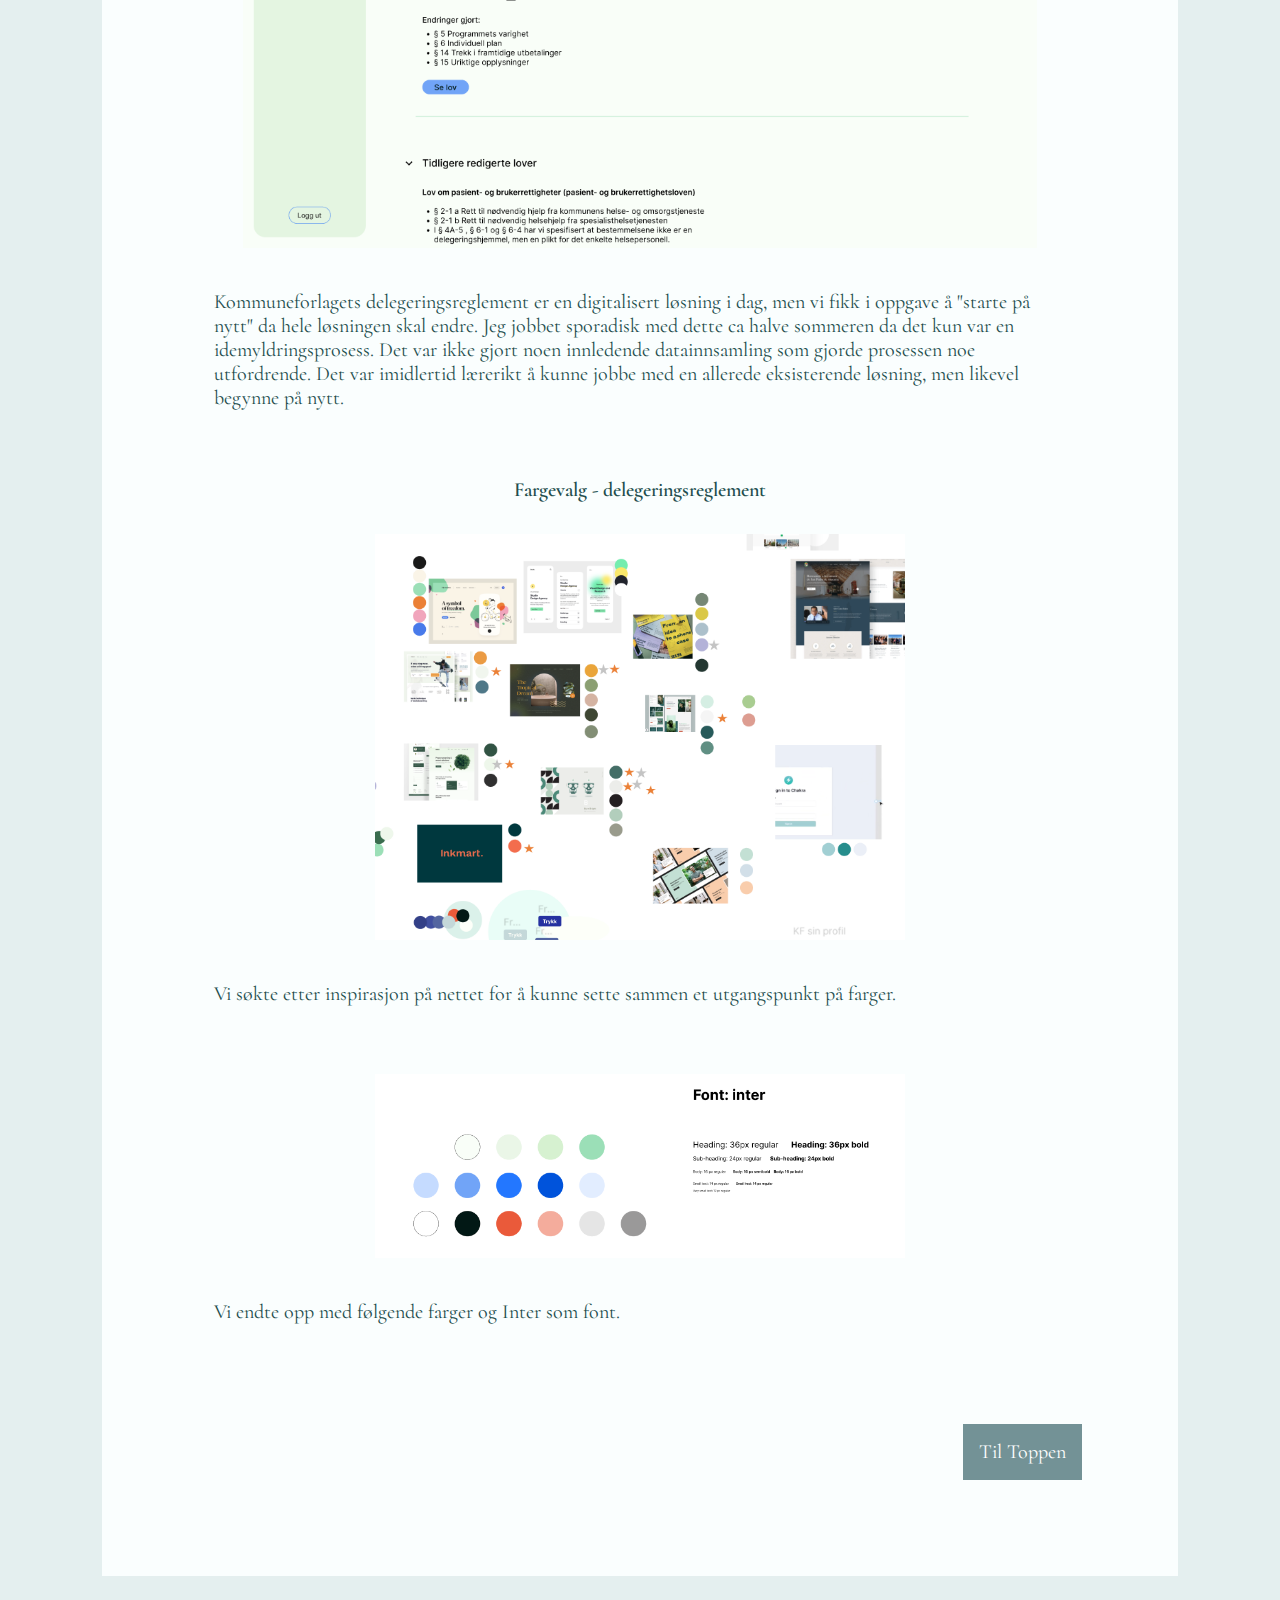
<file: kf.html>
<!DOCTYPE html>
<html lang="en">
  <head>
    <meta charset="UTF-8" />
    <meta name="viewport" content="width=device-width, initial-scale=1.0" />
    <link rel="stylesheet" href="kf.css" />
    <link
      href="https://fonts.googleapis.com/css2?family=Cormorant:wght@300&display=swap"
      rel="stylesheet"
    />
    <title>Kommuneforlaget</title>
  </head>
  <body>
    <div class="innmat">
      <div class="beskrivelse">
        <a class="tilbake" href="/prosjekter.html"> < Tilbake </a>
        <h1 class="title">Kommuneforlaget</h1>
        <h3 class="title">Innbyggerkontakt og delegeringsreglement</h3>

        <p>
          Sommeren 2021 jobbet jeg som konsulent for Knowit hvor 50% av tiden
          gikk til Kommuneforlaget. Her jobbet jeg mest med deres løsning,
          Innbyggerkontakt. Jeg jobbet også litt med Delegeringsreglementet som
          var et nyoppstartet prosjekt hvor designet kun var i idefasen.
        </p>
        <p>
          <span style="font-weight: bold">Interaksjonsdesign:</span>
          Scrum, teamarbeid, Figma, brukertesting, intervjuer, evaluering ->
          iterasjon
        </p>
        <p>
          <span style="font-weight: bold">Utvikling:</span>
          -
        </p>

        <div class="metode">
          <span style="font-weight: bold; margin: auto; display: table"
            >Innbyggerkontakt</span
          >
          <p>
            Gjennom sommeren jobbet vi i agile team med bruk av Scrum og
            gjennomførte retrospektive møter, sprintplanlegginger og daglige
            stand ups.
          </p>
          <img
            class="metodeBilder"
            src="./KF-bilder/innbygggerkontakt-innsikt.png"
            alt="Innsikt"
          />
          <p>
            Innbyggerkontakt er en løsning som eksisterer og brukes av kommuner
            i dag. Jeg jobbet med å forbedre løsningen hvor jeg gjennomførte mange
            brukertester og gikk gjennom funnene for å møte brukernes behov. Deretter gjorde vi endringer i løsningen.
            Over er et utklipp av
            innsiktstavlen fra brukertestene. Vi valgte å sette opp masse post-it
            lapper og deretter sortere dem og se hva som gikk igjen i testene.
          </p>

          <img
            class="metodeBilder"
            src="./KF-bilder/innbygger-kart.png"
            alt="Kart"
          />
          <img
            class="metodeBilder"
            src="./KF-bilder/kart2-innbygger.png"
            alt="Indigo"
          />
          <p>
            Gjennom hele prosjektet jobbet vi i iterasjoner hvor målet alltid
            var å tilfredsstille brukerens behov, derfor er alle designvalg også
            gjort på bakgrunn av det brukerne selv mente. Bildene over er noe av
            det jeg designet i Figma i sommer.
          </p>
        </div>

        <div class="metode">
          <span style="font-weight: bold; margin: auto; display: table"
            >Delegeringsreglement</span
          >
          <img
            class="delegering_bilde1"
            src="./KF-bilder/dash_ferdig.png"
            alt="Delegeringsreglement"
          />
          <img
            class="delegering_bilde1"
            src="./KF-bilder/dedlegering-siste.png"
            alt="Delegeringsreglement"
          />
          <p>
            Kommuneforlagets delegeringsreglement er en digitalisert løsning i dag, men vi fikk i oppgave å "starte på nytt" da hele løsningen skal endre.
            Jeg jobbet sporadisk med dette ca
            halve sommeren da det kun var en idemyldringsprosess. Det var ikke
            gjort noen innledende datainnsamling som gjorde prosessen noe
            utfordrende. Det var imidlertid lærerikt å kunne jobbe med en
            allerede eksisterende løsning, men likevel begynne på nytt.
          </p>
          <div class="metode">
            <span style="font-weight: 600; margin: auto; display: table"
              >Fargevalg - delegeringsreglement</span
            >
            <img
            class="metodeBilder"
            src="./KF-bilder/delegering_inspo.png"
            alt="Indigo"
          />
          <p>
              Vi søkte etter inspirasjon på nettet for å kunne sette sammen et utgangspunkt på farger.
          </p>
          <img
            class="metodeBilder"
            src="./KF-bilder/farger_font.png"
            alt="Indigo"
          />
          <p>
              Vi endte opp med følgende farger og Inter som font.
          </p>
        </div>
      </div>
      <div class="top-btn">
        <a class="tilToppen" href="./kf.html">Til Toppen</a>
      </div>
    </div>
  </body>
</html>
</file>
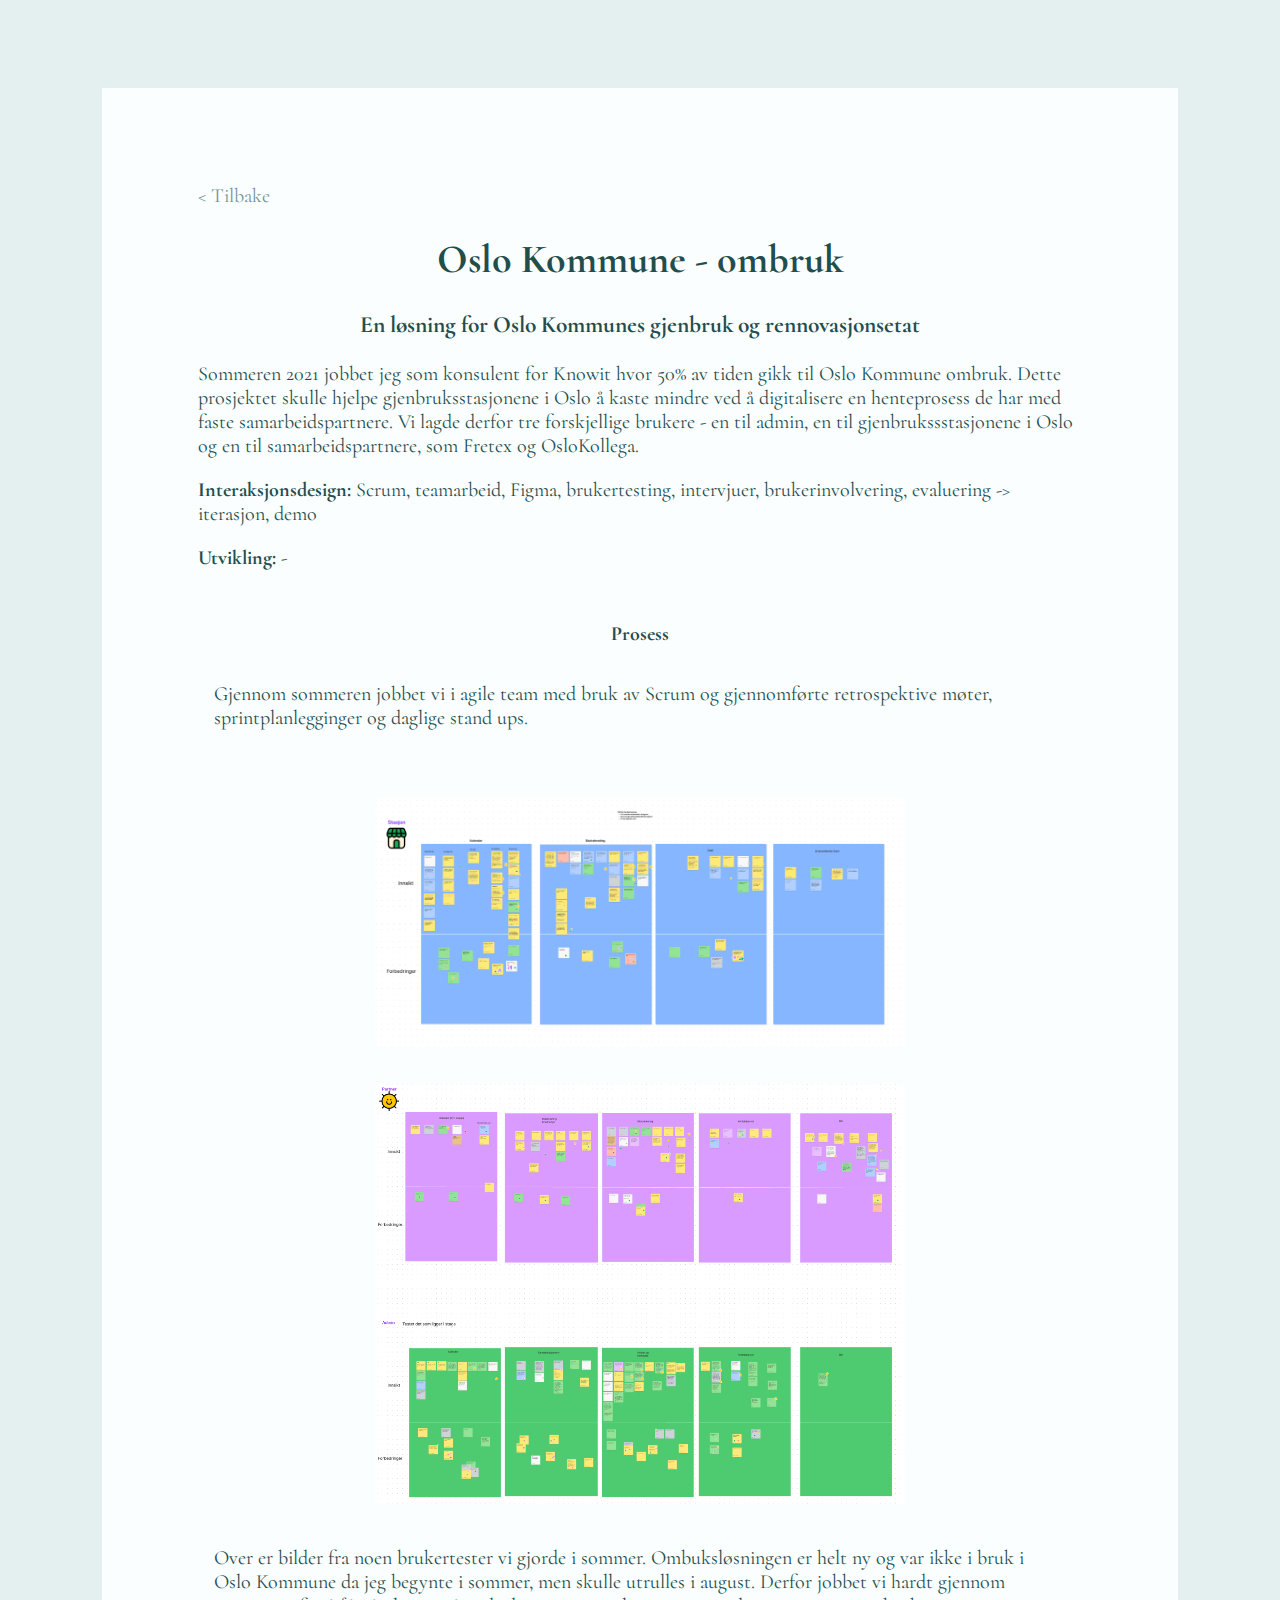
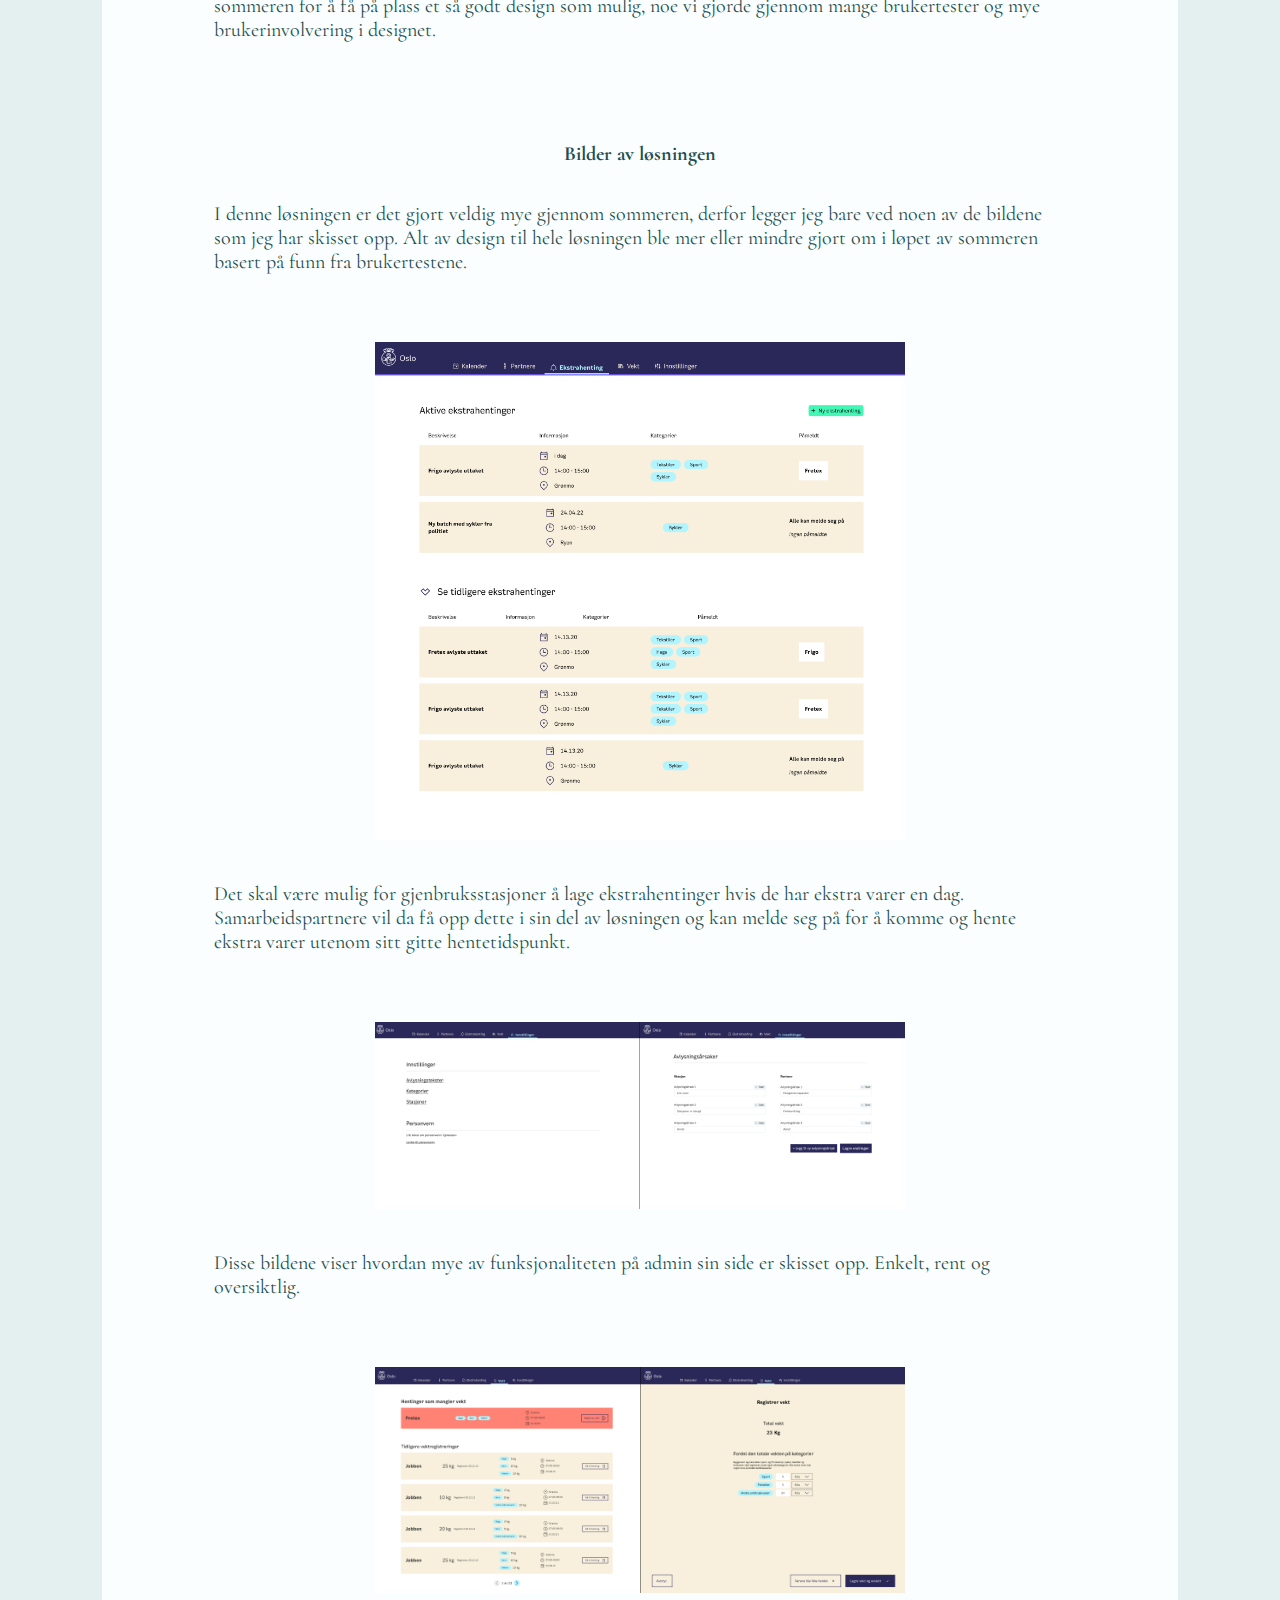
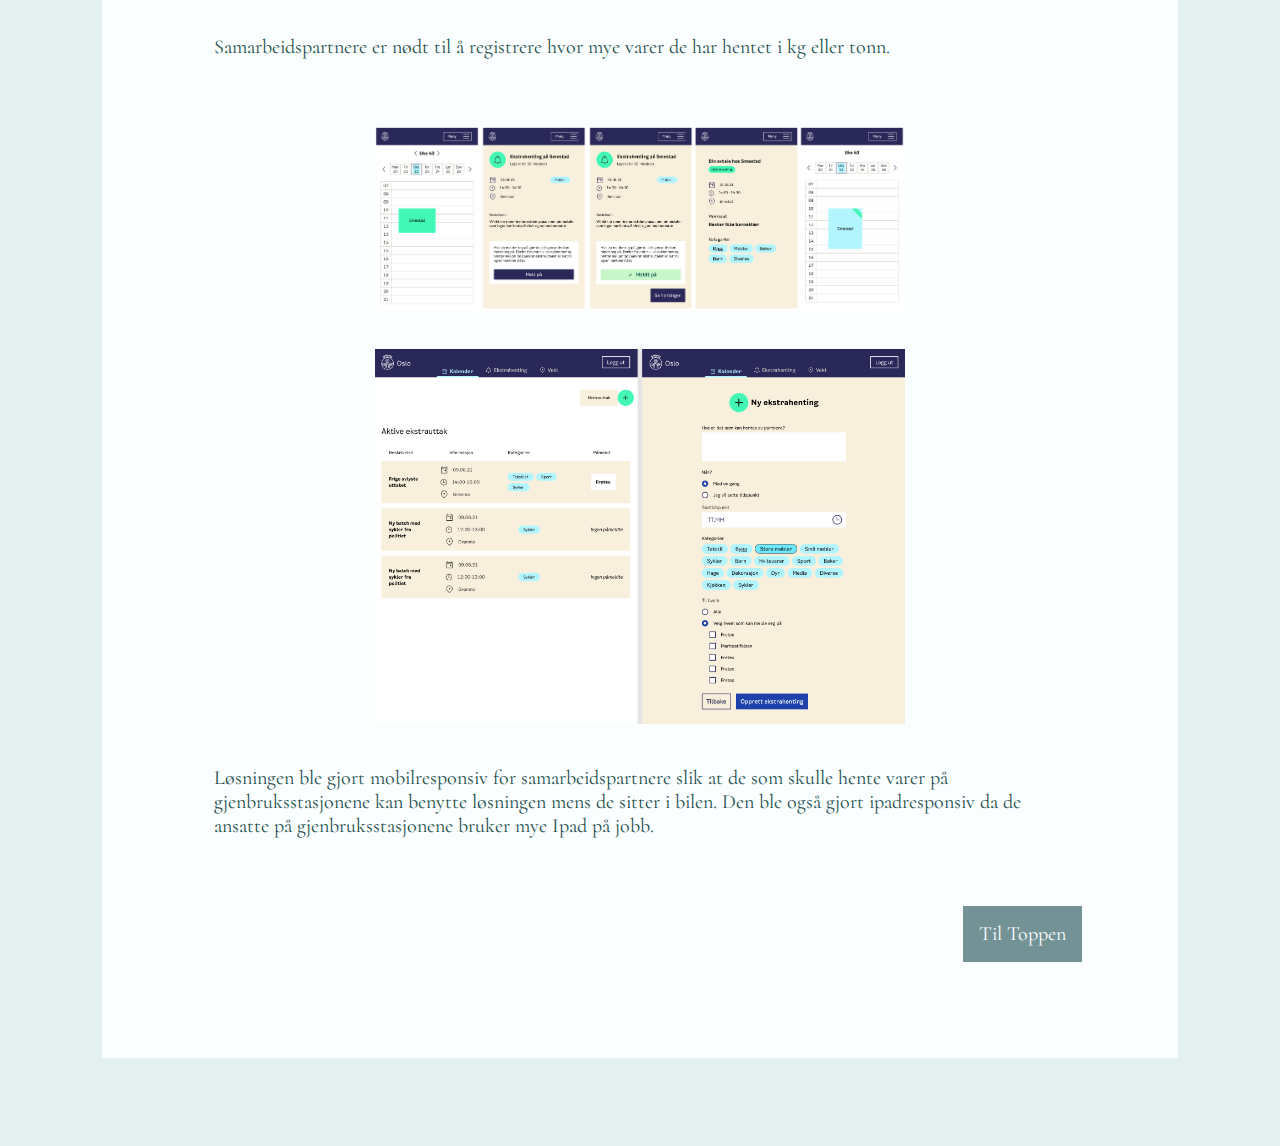
<file: oko.html>
<!DOCTYPE html>
<html lang="en">
  <head>
    <meta charset="UTF-8" />
    <meta name="viewport" content="width=device-width, initial-scale=1.0" />
    <link rel="stylesheet" href="oko.css" />
    <link
      href="https://fonts.googleapis.com/css2?family=Cormorant:wght@300&display=swap"
      rel="stylesheet"
    />
    <title>Oslo Kommune - ombruk</title>
  </head>
  <body>
    <div class="innmat">
      <div class="beskrivelse">
        <a class="tilbake" href="/prosjekter.html"> < Tilbake </a>
        <h1 class="title">Oslo Kommune - ombruk</h1>
        <h3 class="title">En løsning for Oslo Kommunes gjenbruk og rennovasjonsetat</h3>

        <p>
          Sommeren 2021 jobbet jeg som konsulent for Knowit hvor 50% av tiden
          gikk til Oslo Kommune ombruk. Dette prosjektet skulle hjelpe gjenbruksstasjonene i Oslo å kaste mindre 
          ved å digitalisere en henteprosess de har med faste samarbeidspartnere. Vi lagde derfor tre forskjellige brukere - en til admin, en til gjenbrukssstasjonene i Oslo og en til samarbeidspartnere, som Fretex og OsloKollega.
        </p>
        <p>
          <span style="font-weight: bold">Interaksjonsdesign:</span>
          Scrum, teamarbeid, Figma, brukertesting, intervjuer, brukerinvolvering, evaluering ->
          iterasjon, demo
        </p>
        <p>
          <span style="font-weight: bold">Utvikling:</span>
          -
        </p>

        <div class="metode">
          <span style="font-weight: bold; margin: auto; display: table"
            >Prosess</span
          >
          <p>
            Gjennom sommeren jobbet vi i agile team med bruk av Scrum og
            gjennomførte retrospektive møter, sprintplanlegginger og daglige
            stand ups.
          </p>
          <img
            class="metodeBilder"
            src="./Oslo Kommune-bilder/innsikt.png"
            alt="Innsikt"
          />
          <img
            class="metodeBilder"
            src="./Oslo Kommune-bilder/innsikt2.png"
            alt="Kart"
          />
          <p>
            Over er bilder fra noen brukertester vi gjorde i sommer. Ombuksløsningen er helt ny og var ikke i bruk i Oslo Kommune da jeg begynte i sommer, 
            men skulle utrulles i august. Derfor jobbet vi hardt gjennom sommeren for å få på plass et så godt design som mulig, noe vi gjorde gjennom mange brukertester og mye brukerinvolvering i designet.
          </p>
        </div>

        <div class="metode">
          <span style="font-weight: bold; margin: auto; display: table"
            >Bilder av løsningen</span
          >
          <p>
            I denne løsningen er det gjort veldig mye gjennom sommeren, derfor legger jeg bare ved noen av de bildene som jeg har skisset opp. Alt av design til hele løsningen ble mer eller mindre gjort om i løpet av sommeren basert på funn fra brukertestene. 
          </p>
          <img
            class="delegering_bilde1"
            src="./Oslo Kommune-bilder/ekstrahenting.png"
            alt="OKO"
          />
          <p>Det skal være mulig for gjenbruksstasjoner å lage ekstrahentinger hvis de har ekstra varer en dag. Samarbeidspartnere vil da få opp dette i sin del av løsningen og kan melde seg på for å komme og hente ekstra varer utenom sitt gitte hentetidspunkt.</p>
          <img
          class="delegering_bilde1"
          src="./Oslo Kommune-bilder/admin.png"
          alt="OKO"
        />
        <p>Disse bildene viser hvordan mye av funksjonaliteten på admin sin side er skisset opp. Enkelt, rent og oversiktlig. </p>
        <img
          class="delegering_bilde1"
          src="./Oslo Kommune-bilder/vekt.png"
          alt="OKO"
        />
        <p>Samarbeidspartnere er nødt til å registrere hvor mye varer de har hentet i kg eller tonn. </p>
        <img
          class="delegering_bilde1"
          src="./Oslo Kommune-bilder/mobil.png"
          alt="OKO"
        />
        <img
          class="delegering_bilde1"
          src="./Oslo Kommune-bilder/ipad.png"
          alt="OKO"
        />
        <p>Løsningen ble gjort mobilresponsiv for samarbeidspartnere slik at de som skulle hente varer på gjenbruksstasjonene kan benytte løsningen mens de sitter i bilen. Den ble også gjort ipadresponsiv da de ansatte på gjenbruksstasjonene bruker mye Ipad på jobb. </p>
      </div>
      <div class="top-btn">
        <a class="tilToppen" href="./oko.html">Til Toppen</a>
      </div>
    </div>
  </body>
</html>
</file>
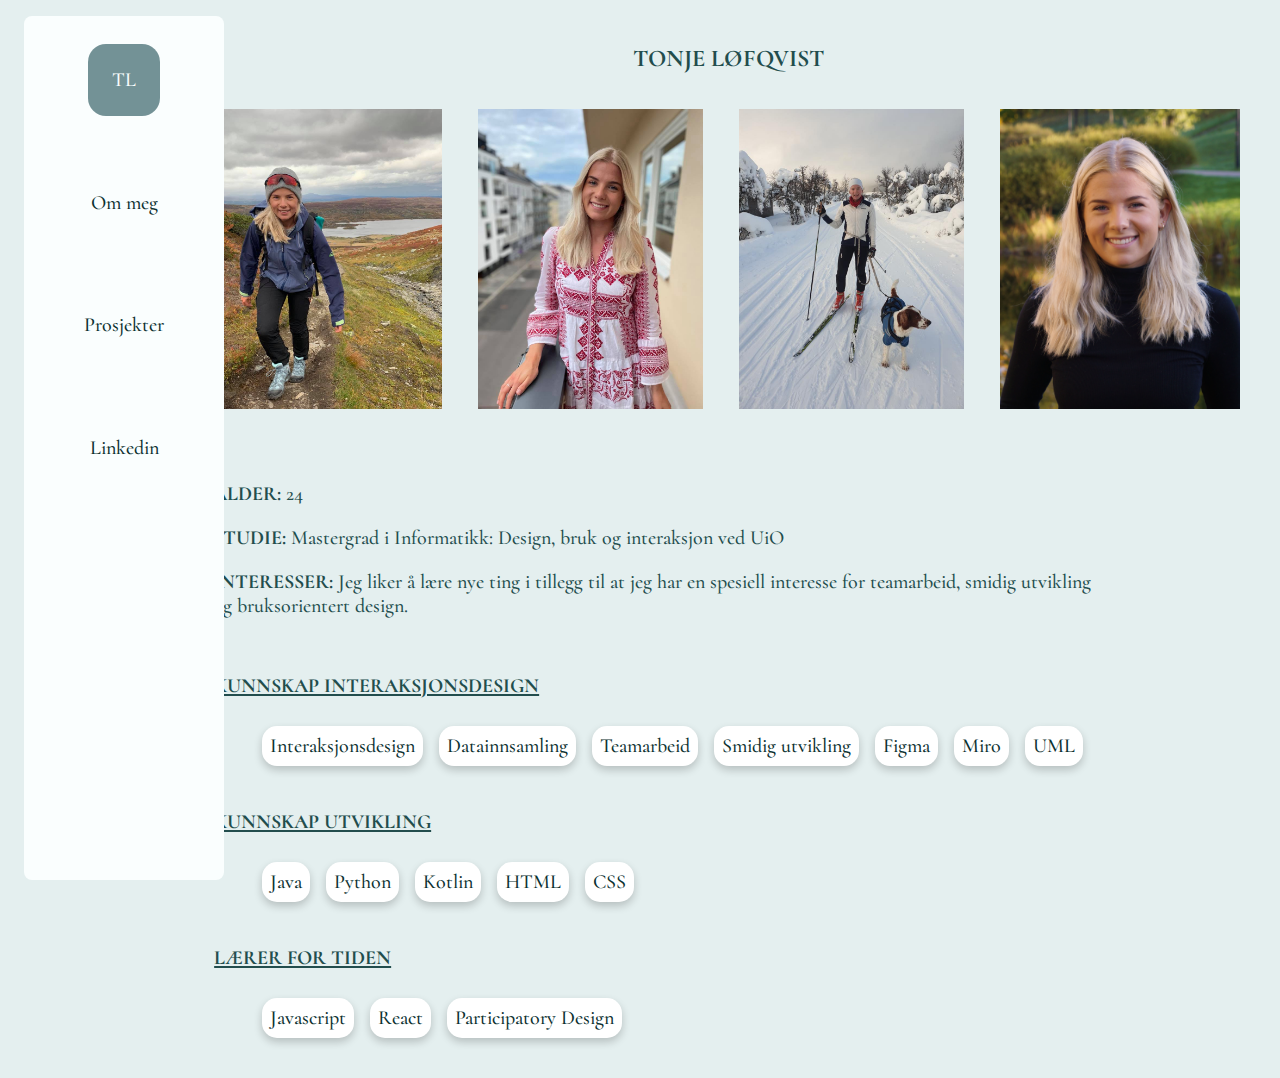
<file: omMeg.html>
<!DOCTYPE html>
<html lang="en">

<head>
    <meta charset="UTF-8" />
    <meta name="viewport" content="width=device-width, initial-scale=1.0" />
    <link rel="stylesheet" href="main.css" />
    <link href="https://fonts.googleapis.com/css2?family=Cormorant:wght@300&display=swap" rel="stylesheet" />
    <title>Om meg</title>
</head>

<body>
    <div class="burger-menu">
        <ul class="burger-menu-list">
            <li class="burger-TL"><a href="index.html">TL</a></li>
            <li class="burger-menu-item"><a href="omMeg.html">Om meg</a></li>
            <li class="burger-menu-item">
                <a href="prosjekter.html">Mine prosjekter</a>
            </li>
        </ul>
    </div>
    <main>
        <navbar class="side-navbar">
            <div class="navbar-container">
                <ul class="nav-list">
                    <li class="nav-item">
                        <a class="TL-logo" href="index.html">TL</a>
                    </li>
                    <li class="nav-item">
                        <a class="nav-link" href="omMeg.html">Om meg</a>
                    </li>
                    <li class="nav-item">
                        <a class="nav-link" href="prosjekter.html">Prosjekter</a>
                    </li>
                    <li class="nav-item">
                        <a class="linkedin"
                            href="https://www.linkedin.com/in/tonje-l%C3%B8fqvist-632518174/?originalSubdomain=no"
                            target="_blank">Linkedin
                        </a>
                    </li>
                </ul>
            </div>
        </navbar>
        <div class="om-meg-container">
            <h2>TONJE LØFQVIST</h2>
            <div class="img-container">
                <img class="om-meg-img" src="./Meg-bilder/fjellet.jpg" />
                <img class="om-meg-img" src="./Meg-bilder/meg_fint.jpg" />
                <img class="om-meg-img" src="./Meg-bilder/nico.jpg" />
                <img class="om-meg-img" src="./Meg-bilder/tony.jpg" />
            </div>
        </div>
        <div class="om-meg-content">
            <div class="om-meg-tekst">
                <p><span style="font-weight: bold">ALDER: </span>24</p>
                <p><span style="font-weight: bold">STUDIE: </span>Mastergrad i Informatikk: Design, bruk og interaksjon
                    ved UiO</p>
                <p><span style="font-weight: bold">INTERESSER: </span>Jeg liker å lære nye ting i tillegg til at jeg har
                    en spesiell interesse for teamarbeid, smidig
                    utvikling og bruksorientert design.</p>
            </div>

            <div class="cv-liste">
                <div class="cv-liste-item">
                    <p style="font-weight: bold" class="kunnskap">KUNNSKAP INTERAKSJONSDESIGN </p>
                    <ul class="cv-ul">
                        <li class="list">Interaksjonsdesign</li>
                        <li class="list">Datainnsamling</li>
                        <li class="list">Teamarbeid</li>
                        <li class="list">Smidig utvikling</li>
                        <li class="list">Figma</li>
                        <li class="list">Miro</li>
                        <li class="list">UML</li>
                    </ul>
                </div>
                <div class="cv-liste-item">
                    <p style="font-weight: bold" class="kunnskap">KUNNSKAP UTVIKLING </p>
                    <ul class="cv-ul">
                        <li class="list">Java</li>
                        <li class="list">Python</li>
                        <li class="list">Kotlin</li>
                        <li class="list">HTML</li>
                        <li class="list">CSS</li>
                    </ul>
                </div>
                <div class="cv-liste-item">
                    <p style="font-weight: bold" class="kunnskap">LÆRER FOR TIDEN </p>
                    <ul class="cv-ul">
                        <li class="list">Javascript</li>
                        <li class="list">React</li>
                        <li class="list">Participatory Design</li>
                    </ul>
                </div>
            </div>

        </div>
        </div>
    </main>
</body>

</html>
</file>
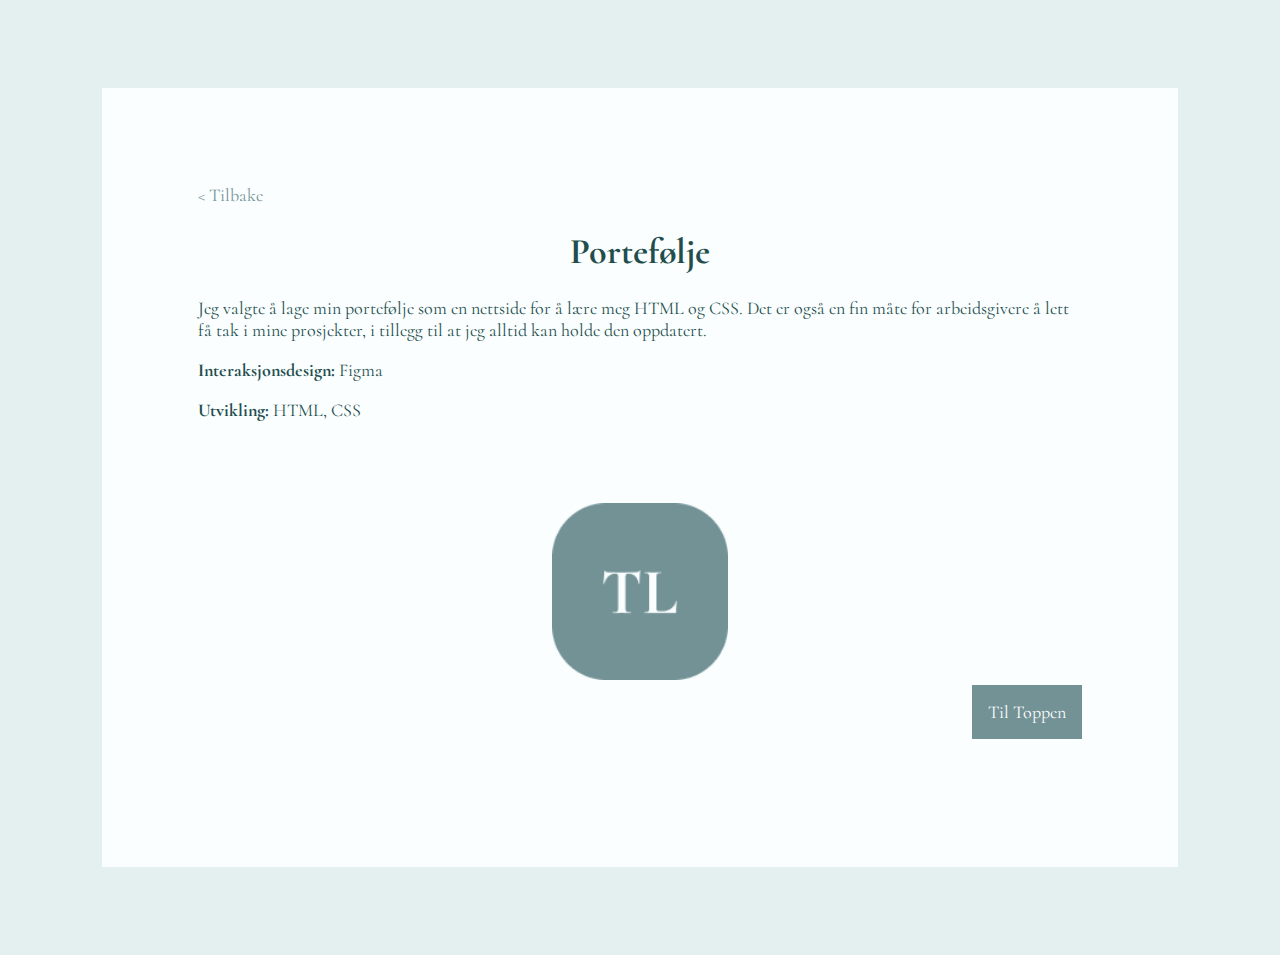
<file: portifolio.html>
<!DOCTYPE html>
<html lang="en">
  <head>
    <meta charset="UTF-8" />
    <meta name="viewport" content="width=device-width, initial-scale=1.0" />
    <link rel="stylesheet" href="portfolio.css" />
    <link
      href="https://fonts.googleapis.com/css2?family=Cormorant:wght@300&display=swap"
      rel="stylesheet"
    />
    <title>Portfolio</title>
  </head>
  <body>
    <div class="innmat">
      <div class="beskrivelse">
        <a class="tilbake" href="/prosjekter.html"> < Tilbake </a>
        <h1 class="title">Portefølje</h1>

        <p>
          Jeg valgte å lage min portefølje som en nettside for å lære meg HTML
          og CSS. Det er også en fin måte for arbeidsgivere å lett få tak i mine
          prosjekter, i tillegg til at jeg alltid kan holde den oppdatert.
        </p>
        <p>
          <span style="font-weight: bold">Interaksjonsdesign:</span>
          Figma
        </p>
        <p>
          <span style="font-weight: bold">Utvikling:</span>
          HTML, CSS
        </p>

        <div class="portfolio">
          
          <img
            class="portfolio_pic"
            src="./Meg-bilder/portfolio.png"
            alt="Portefølje"
          />
          
      <div class="top-btn">
        <a class="tilToppen" href="./portifolio.html">Til Toppen</a>
      </div>
    </div>
  </body>
</html>
</file>
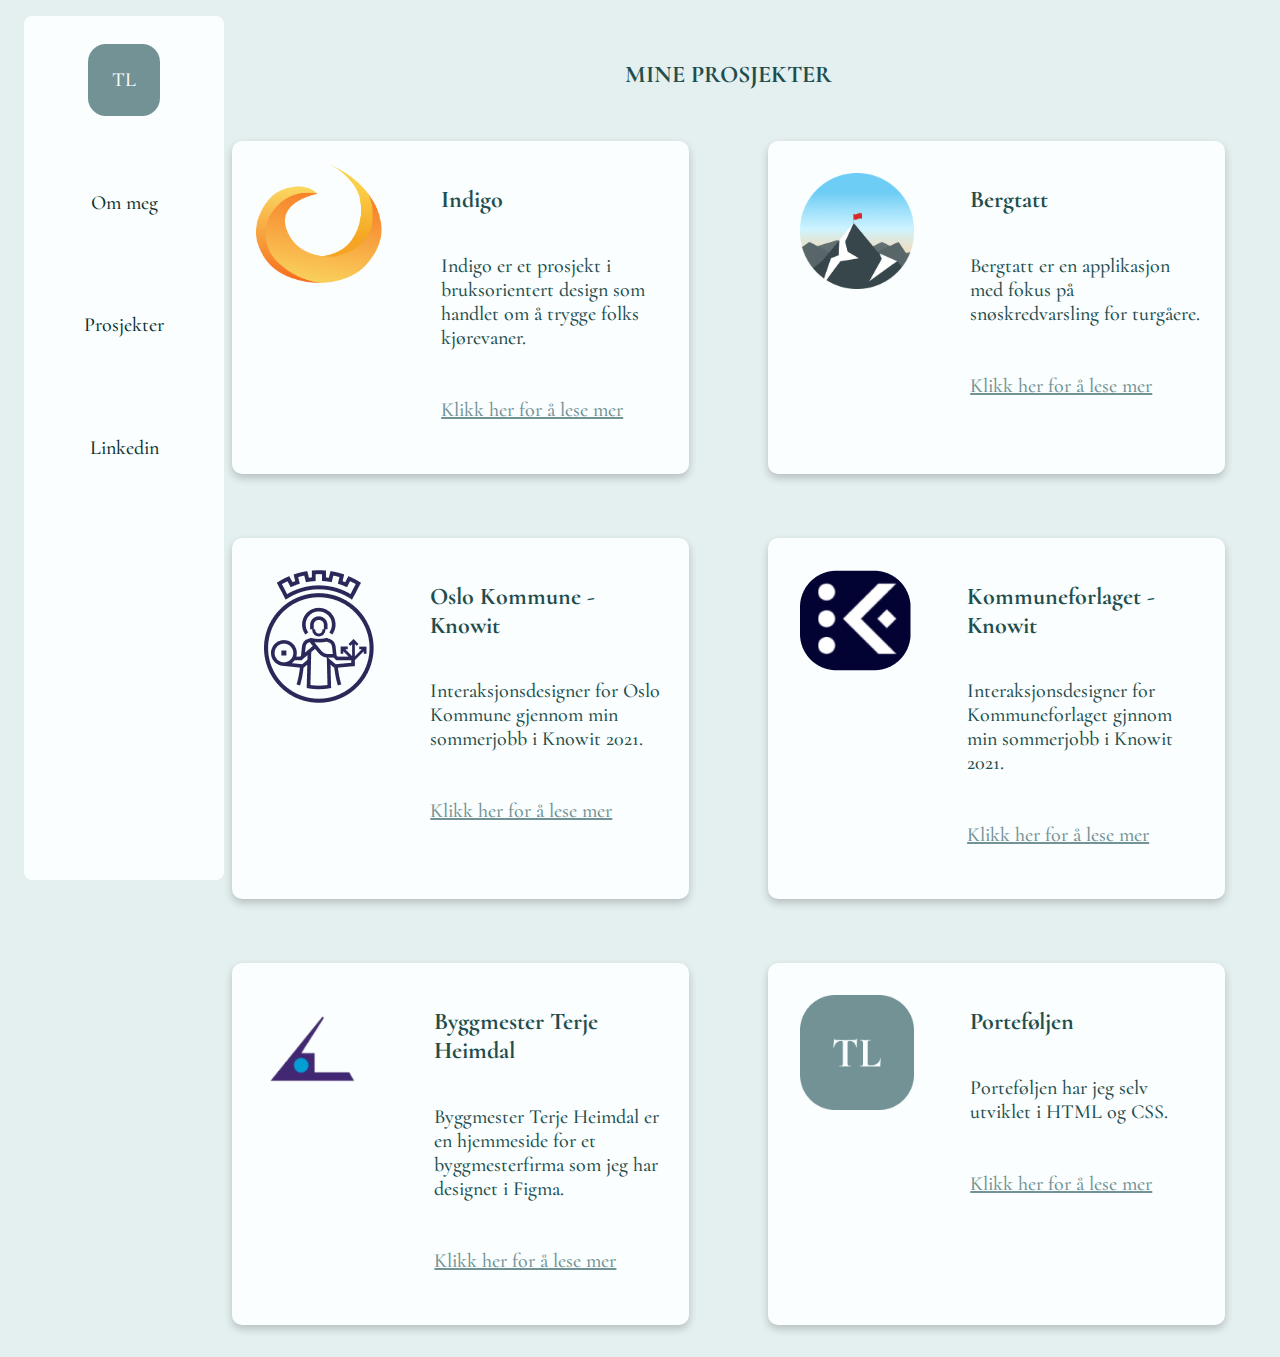
<file: prosjekter.html>
<!DOCTYPE html>
<html lang="en">
  <head>
    <meta charset="UTF-8" />
    <meta name="viewport" content="width=device-width, initial-scale=1.0" />
    <title>Prosjekter</title>
    <link rel="stylesheet" href="main.css" />
    <link
      href="https://fonts.googleapis.com/css2?family=Cormorant:wght@300&display=swap"
      rel="stylesheet"
    />
  </head>
  <body>
    <div class="burger-menu">
      <ul class="burger-menu-list">
        <li class="burger-TL"><a href="index.html">TL</a></li>
        <li class="burger-menu-item"><a href="omMeg.html">Om meg</a></li>
        <li class="burger-menu-item">
          <a href="prosjekter.html">Mine prosjekter</a>
        </li>
      </ul>
    </div>
    <navbar class="side-navbar">
      <div class="navbar-container">
        <ul class="nav-list">
          <li class="nav-item">
            <a class="TL-logo" href="index.html">TL</a>
          </li>
          <li class="nav-item">
            <a class="nav-link" href="omMeg.html">Om meg</a>
          </li>
          <li class="nav-item">
            <a class="nav-link" href="prosjekter.html">Prosjekter</a>
          </li>
          <li class="nav-item">
            <a
              class="linkedin"
              href="https://www.linkedin.com/in/tonje-l%C3%B8fqvist-632518174/?originalSubdomain=no"
              target="_blank"
              >Linkedin
            </a>
          </li>
        </ul>
      </div>
    </navbar>

    <section class="mine-prosjekter">
      <div class="projekt-titel">
        <h2 class="prosjekter">MINE PROSJEKTER</h2>
      </div>
      <div class="content">
        <div class="indigo">
          <div class="indigoTitle">
            <img
              class="indigoLogo"
              src="./Indigo-bilder/logo.png"
              alt="Indigo"
            />
            <div class="iTekstogBeskrivelse">
              <h2 class="iTekst">Indigo</h2>
              <p class="iBeskrivelse">
                Indigo er et prosjekt i bruksorientert design som handlet om å
                trygge folks kjørevaner.
              </p>
              <a class="indigoKnapp" href="indigo.html"
                >Klikk her for å lese mer</a
              >
            </div>
          </div>
        </div>

        <div class="bergtatt">
          <div class="bergTitle">
            <img
              class="bergtattLogo"
              src="./Bergtatt-bilder/logo_app_ikon.png"
              alt="Bergtatt"
            />
            <div class="TittelTekst">
              <h2 class="bTekst">Bergtatt</h2>
              <p class="bBeskrivelse">
                Bergtatt er en applikasjon med fokus på snøskredvarsling for
                turgåere.
              </p>
              <a class="bergtattKnapp" href="bergtatt.html"
                >Klikk her for å lese mer</a
              >
            </div>
          </div>
        </div>
        <div class="bergtatt">
          <div class="bergTitle">
            <img
              class="bergtattLogo"
              src="./Oslo Kommune-bilder/OKO.png"
              alt="Bergtatt"
            />
            <div class="TittelTekst">
              <h2 class="bTekst">Oslo Kommune - Knowit</h2>
              <p class="bBeskrivelse">
                Interaksjonsdesigner for Oslo Kommune gjennom min sommerjobb i
                Knowit 2021.
              </p>
              <a class="bergtattKnapp" href="oko.html"
                >Klikk her for å lese mer</a
              >
            </div>
          </div>
        </div>
        <div class="bergtatt">
          <div class="bergTitle">
            <img class="bergtattLogo" src="./KF-bilder/KF.png" alt="KF" />
            <div class="TittelTekst">
              <h2 class="bTekst">Kommuneforlaget - Knowit</h2>
              <p class="bBeskrivelse">
                Interaksjonsdesigner for Kommuneforlaget gjnnom min sommerjobb i
                Knowit 2021.
              </p>
              <a class="bergtattKnapp" href="kf.html"
                >Klikk her for å lese mer</a
              >
            </div>
          </div>
        </div>
        <div class="bergtatt">
          <div class="bergTitle">
            <img
              class="bergtattLogo"
              src="./BMH-bilder/BMG-logo.png"
              alt="BMH"
            />
            <div class="TittelTekst">
              <h2 class="bTekst">Byggmester Terje Heimdal</h2>
              <p class="bBeskrivelse">
                Byggmester Terje Heimdal er en hjemmeside for et byggmesterfirma
                som jeg har designet i Figma.
              </p>
              <a class="bergtattKnapp" href="BMH.html"
                >Klikk her for å lese mer</a
              >
            </div>
          </div>
        </div>
        <div class="bergtatt">
          <div class="bergTitle">
            <img
              class="bergtattLogo"
              src="./Meg-bilder/portfolio.png"
              alt="Portefølje"
            />
            <div class="TittelTekst">
              <h2 class="bTekst">Porteføljen</h2>
              <p class="bBeskrivelse">
                Porteføljen har jeg selv utviklet i HTML og CSS.
              </p>
              <a class="bergtattKnapp" href="portifolio.html"
                >Klikk her for å lese mer</a
              >
            </div>
          </div>
        </div>
      </div>
    </section>
  </body>
</html>
</file>
<file: main.css>
.header {
  display: flex;
  flex-direction: column;
  align-items: center;
  width: 86%;
  float: right;
}

body {
  font-family: "Cormorant", serif;
  background-color: #e4efef;
  color: #224d4d;
}

p,
a,
li {
  font-size: 20px;
  font-family: "Cormorant", serif;
  font-style: normal;
  font-weight: 500;
  font-family: Cormorant;
}
li {
  padding: 4px;
}

.list {
  background-color: #ffffff;
  margin: 0.5rem;
  border-radius: 15px;
  padding: 0.5rem;
  color: #0c3131;
  box-shadow: 0 4px 8px 0 rgba(0, 0, 0, 0.2);

  /*border: 2px solid #739296;*/
}

.student {
  font-style: normal;
  font-weight: normal;
}

.side-navbar {
  display: flex;
  justify-content: center;
  height: 96vh;
  margin: 1rem;
  border-radius: 8px;
  width: 200px;
  background-color: #fafefe;
  position: absolute;
  top: 0;
  text-align: center;
}

.navbar-container {
  display: flex;
  height: 50%;
  margin: 2rem 0rem;
}

.nav-list {
  display: flex;
  flex-direction: column;
  justify-content: space-between;
  list-style: none;
  padding: 0;
}

.nav-link {
  color: #0c3131;
  padding: 1rem;
  text-decoration: none;
}
.nav-link:hover {
  background-color: #e4efef;
}

.TL-logo {
  text-decoration: none;
  color: #fafefe;
  background-color: #739296;
  padding: 1.5rem;

  border-radius: 18px;
}

.linkedin {
  color: #0c3131;
  padding: 1rem;
  text-decoration: none;
}
.linkedin:hover {
  background-color: #e4efef;
}

.mine-prosjekter {
  display: flex;
  flex-direction: column;
  width: 86%;
  margin: auto;
  float: right;
}

.projekt-titel {
  display: flex;
  justify-content: center;
  text-align: center;
  padding-top: 2rem;
}

.om-meg-container {
  display: flex;
  flex-direction: column;
  width: 86%;
  margin: auto;
  float: right;
  text-align: center;
  padding: 1rem 0rem;
}

.om-meg-img {
  margin: 1rem;
  max-height: 300px;
  max-width: 1250px;
}

.om-meg-tekst {
  width: 880px;
  margin-bottom: 1rem;
}

.om-meg-content {
  display: flex;
  flex-direction: column;
  width: 98%;
  float: right;
  align-items: center;
  padding: 1rem 0rem;
}
.cv-liste {
  display: flex;
  flex-direction: column;
  justify-content: center;
  text-align: start;
  flex-wrap: wrap;
}

.cv-liste-item {
  flex-direction: column;
}

.content {
  display: flex;
  justify-content: space-evenly;
  flex-wrap: wrap;
}

.cv-ul {
  display: flex;
  flex-direction: row;
  list-style: none;
  flex-wrap: wrap;
}

.kunnskap {
  text-decoration: underline;
  text-underline-offset: 2px;
}

.indigo {
  display: flex;
  flex-direction: column;
  background-color: #fafefe;
  box-shadow: 0 4px 8px 0 rgba(0, 0, 0, 0.2);
  width: 42%;
  align-items: center;
  margin: 2rem;
  border-radius: 10px;
}

.indigoLogo {
  width: 30%;
  padding: 1.5rem;
  align-self: flex-start;
}

.indigoKnapp {
  line-height: 4;
  color: #739296;
}

.indigoTitle {
  display: flex;
}

.iTekstogBeskrivelse {
  display: flex;
  flex-direction: column;
  align-self: flex-start;
  padding: 1.5rem;
}

.bergtatt {
  display: flex;
  flex-direction: column;
  box-shadow: 0 4px 8px 0 rgba(0, 0, 0, 0.2);
  width: 42%;
  align-items: center;
  float: right;
  margin: 2rem;
  background-color: #fafefe;
  border-radius: 10px;
}
.TittelTekst {
  display: flex;
  flex-direction: column;
  align-self: flex-start;
  padding: 1.5rem;
}

.bergTitle {
  display: flex;
}

.bergtattLogo {
  width: 25%;
  padding: 2rem;
  align-self: flex-start;
}

.bergtattKnapp {
  line-height: 4;
  color: #739296;
}

.tittel {
  align-items: center;
  height: 100vh;
  display: flex;
  flex-direction: column;
  justify-content: center;
}

.bilde {
  width: 15%;
  height: 15%;
  padding: 1rem;
}

.burger-menu {
  display: none;
}
.burger-menu-list {
  display: flex;
  list-style: none;
  justify-content: space-evenly;
  width: 100%;
  padding: 0;
}
.burger-menu-item {
  text-decoration: underline;
  padding: 1rem;
}
.burger-menu-item a {
  color: #224d4d;
  text-decoration: none;
}

.burger-TL {
  background-color: #739296;
  padding: 1rem;
  border-radius: 18px;
  text-decoration: none;
}

.burger-TL a {
  text-decoration: none;
  color: #fafefe;
}

/*.cv-ul li:before {
  content: "\2192 \0020";
}*/

@media only screen and (max-width: 600px) {
  .header {
    width: 100%;
  }

  .tittel {
    justify-content: flex-start;
    padding-top: 100px;
  }
  .content {
    flex-direction: column;
    padding: 1rem;
  }
  .side-navbar {
    display: none;
  }
  .burger-menu {
    display: flex;
    flex-direction: row;
    justify-content: flex-end;
  }
  .mine-prosjekter {
    width: 100%;
  }
  .om-meg-container {
    width: 100%;
  }
  .om-meg-content {
    width: 100%;
  }
  .img-container {
    display: flex;
    flex-wrap: wrap;
    justify-content: center;
  }
  .om-meg-img {
    max-height: 200px;
    max-width: 170px;
  }

  .om-meg-tekst {
    width: 100%;
    margin-bottom: 1rem;
  }

  .cv-liste {
    flex-direction: column;
  }
  .cv-liste-item {
    margin: 0;
  }
  .cv-ul {
    margin: 0px;
    padding: 0px;
  }

  .bilde {
    width: 50%;
  }
  .indigo {
    width: 100%;
    margin: 0;
    margin-bottom: 2rem;
  }
  .indigoTitle {
    flex-direction: column;
    text-align: center;
  }
  .indigoLogo {
    align-self: center;
  }
  .bergtatt {
    width: 100%;
    margin: 0;
    margin-bottom: 2rem;
  }
  .bergTitle {
    flex-direction: column;
    text-align: center;
  }
  .bergtattLogo {
    width: 30%;
    align-self: center;
    padding: 1rem;
  }
}
</file>
<file: bergtattStyle.css>
body {
  background: url("Bergtatt_steg3.svg") no-repeat center;
  background-size: cover;
  font-family: "Cormorant", serif;
  height: 100%;
  display: flex;
  justify-content: center;
  line-height: 1.5rem;
}

.innmat {
  padding: 2rem;
  margin: 5rem;
  height: 70%;
  width: 80%;
  background-color: white;
  background: rgba(255, 255, 255, 0.8);
  font-size: 20px;
}

p {
  font-weight: 500;
}

.beskrivelse {
  margin: 4rem;
}

.landingpage {
  width: 60%;
  padding-top: 2rem;
  margin: 0 auto;
}

.landingTekst {
  text-align: center;
  padding-bottom: 2rem;
  padding-top: 2rem;
}

.landingTekst p {
  text-align: left;
  padding: 1rem;
  /* width: 60%; */
  /* margin: 0 auto; */
}

.utforskTur {
  width: 60%;
  padding: 2rem;
}

.utforskTekst {
  text-align: center;
}

.utforskTekst p {
  text-align: left;
}

.regional {
  width: 30%;
}
.kart {
  width: 30%;
}
.mineturer {
  width: 50%;
}
.regionalTekst {
  text-align: center;
}

.regionalTekst p {
  text-align: left;
}

.tekst {
  padding: 5rem;
  line-height: 2rem;
}

.designTekst {
  margin-top: 4rem;
}

.title {
  text-align: center;
}

.top-btn {
  display: flex;
  justify-content: flex-end;
}
.tilToppen {
  text-align: end;
  border: solid 2px #213032;
  text-decoration: none;
  padding: 1rem;
  background: #213032;
  color: white;
  transition-duration: 0.4s;
  cursor: pointer;
}
.tilToppen:hover {
  background-color: rgba(255, 255, 255, 0.6);
  color: #213032;
}

.tilbake {
  color: #213032;
  text-decoration: none;
  transition: 0.5s;
}

.tilbake:hover {
  text-decoration: underline;
}

@media only screen and (max-width: 600px) {
  .innmat {
    width: 90%;
    margin: 0;
    padding: 0;
  }
  .beskrivelse {
    margin: 0;
    padding: 1rem;
  }
  .top-btn {
    padding: 1rem;
  }
  .utforskTur {
    width: 100%;
    padding: 0;
  }
  .regional {
    width: 100%;
    padding: 0;
  }
  .landingpage {
    width: 100%;
    padding: 0;
    margin: 0;
  }
  .kart {
    width: 100%;
  }
  .mineturer {
    width: 100%;
  }
  .title {
    font-size: 1rem;
  }
}
</file>
<file: BMH.css>
body {
  font-family: "Cormorant", serif;
  height: 100%;
  font-size: 20px;
  display: flex;
  justify-content: center;
  background-color: #e4efef;
  color: #224d4d;
  font-weight: 200;
}

.bmh_link {
  text-decoration: none;
  text-decoration: underline;
  color: #224d4d;
}

.innmat {
  padding: 2rem;
  margin: 5rem;
  height: 70%;
  width: 80%;
  background-color: #fafefe;
}

.metodeBilder {
  width: 60%;
  padding-top: 2rem;
  margin: 0 auto;
}

.prosjekt_arbeid {
  width: 90%;
  padding-top: 2rem;
  margin: 0 auto;
}

.farger {
  width: 70%;
  padding-top: 2rem;
  margin: 0 auto;
}

.metode {
  text-align: center;
  padding-bottom: 2rem;
  padding-top: 2rem;
}

.metode p {
  text-align: left;
  padding: 1rem;
}

.beskrivelse {
  margin: 4rem;
}

.tekst {
  padding: 5rem;
  line-height: 2rem;
}

.title {
  text-align: center;
}

.top-btn {
  display: flex;
  justify-content: flex-end;
}
.tilToppen {
  text-align: end;
  text-decoration: none;
  padding: 1rem;
  background: #739296;
  color: white;
  transition-duration: 0.4s;
  cursor: pointer;
}
.tilToppen:hover {
  background-color: rgba(255, 255, 255, 0.6);
  color: #739296;
}

.tilbake {
  color: #739296;
  text-decoration: none;
  transition: 0.5s;
}

.tilbake:hover {
  text-decoration: underline;
}

@media only screen and (max-width: 600px) {
  .innmat {
    width: 90%;
    margin: 0;
    padding: 0;
  }
  .beskrivelse {
    margin: 0;
    padding: 1rem;
  }
  .top-btn {
    padding: 1rem;
  }
  .utforskTur {
    width: 100%;
    padding: 0;
  }
  .regional {
    width: 100%;
    padding: 0;
  }
  .landingpage {
    width: 100%;
    padding: 0;
    margin: 0;
  }
}
</file>
<file: indigoStyle.css>
body {
  font-family: "Raleway", sans-serif;
  height: 100%;
  display: flex;
  justify-content: center;
  background-color: #0e1111;
  color: #fff;
}

.innmat {
  padding: 2rem;
  margin: 5rem;
  height: 70%;
  width: 80%;
  background-color: #232b2b;
}

.metodeBilder {
  width: 60%;
  padding-top: 2rem;
  margin: 0 auto;
}

.metode {
  text-align: center;
  padding-bottom: 2rem;
  padding-top: 2rem;
}

.metode p {
  text-align: left;
  padding: 1rem;
  /* width: 60%; */
  /* margin: 0 auto; */
}

.beskrivelse {
  margin: 4rem;
}

.tekst {
  padding: 5rem;
  line-height: 2rem;
}

.title {
  text-align: center;
}

.top-btn {
  display: flex;
  justify-content: flex-end;
}
.tilToppen {
  text-align: end;
  border: solid 2px #0e1111;
  text-decoration: none;
  padding: 1rem;
  background: #0e1111;
  color: white;
  transition-duration: 0.4s;
  cursor: pointer;
}
.tilToppen:hover {
  background-color: rgba(255, 255, 255, 0.6);
  color: #ffb862;
}

.tilbake {
  color: #ffb862;
  text-decoration: none;
  transition: 0.5s;
}

.tilbake:hover {
  text-decoration: underline;
}

@media only screen and (max-width: 600px) {
  .innmat {
    width: 90%;
    margin: 0;
    padding: 0;
  }
  .beskrivelse {
    margin: 0;
    padding: 1rem;
  }
  .top-btn {
    padding: 1rem;
  }
  .utforskTur {
    width: 100%;
    padding: 0;
  }
  .regional {
    width: 100%;
    padding: 0;
  }
  .landingpage {
    width: 100%;
    padding: 0;
    margin: 0;
  }
}
</file>
<file: kf.css>
body {
  font-family: "Cormorant", serif;
  height: 100%;
  font-size: 20px;
  display: flex;
  justify-content: center;
  background-color: #e4efef;
  color: #224d4d;
}

.innmat {
  padding: 2rem;
  margin: 5rem;
  height: 70%;
  width: 80%;
  background-color: #fafefe;
}

.metodeBilder {
  width: 60%;
  padding-top: 2rem;
  margin: 0 auto;
}

.delegering_bilde1 {
  width: 90%;
  padding-top: 2rem;
  margin: 0 auto;
}

.metode {
  text-align: center;
  padding-bottom: 2rem;
  padding-top: 2rem;
}

.metode p {
  text-align: left;
  padding: 1rem;
  /* width: 60%; */
  /* margin: 0 auto; */
}

.beskrivelse {
  margin: 4rem;
}

.tekst {
  padding: 5rem;
  line-height: 2rem;
}

.title {
  text-align: center;
}

.top-btn {
  display: flex;
  justify-content: flex-end;
}
.tilToppen {
  text-align: end;
  text-decoration: none;
  padding: 1rem;
  background: #739296;
  color: white;
  transition-duration: 0.4s;
  cursor: pointer;
}
.tilToppen:hover {
  background-color: rgba(255, 255, 255, 0.6);
  color: #739296;
}

.tilbake {
  color: #739296;
  text-decoration: none;
  transition: 0.5s;
}

.tilbake:hover {
  text-decoration: underline;
}

@media only screen and (max-width: 600px) {
  .innmat {
    width: 90%;
    margin: 0;
    padding: 0;
  }
  .beskrivelse {
    margin: 0;
    padding: 1rem;
  }
  .top-btn {
    padding: 1rem;
  }
  .utforskTur {
    width: 100%;
    padding: 0;
  }
  .regional {
    width: 100%;
    padding: 0;
  }
  .landingpage {
    width: 100%;
    padding: 0;
    margin: 0;
  }
}
</file>
<file: oko.css>
body {
  font-family: "Cormorant", serif;
  height: 100%;
  font-size: 20px;
  display: flex;
  justify-content: center;
  background-color: #e4efef;
  color: #224d4d;
}

.innmat {
  padding: 2rem;
  margin: 5rem;
  height: 70%;
  width: 80%;
  background-color: #fafefe;
}

.metodeBilder {
  width: 60%;
  padding-top: 2rem;
  margin: 0 auto;
}

.delegering_bilde1 {
  width: 60%;
  padding-top: 2rem;
  margin: 0 auto;
}

.metode {
  text-align: center;
  padding-bottom: 2rem;
  padding-top: 2rem;
}

.metode p {
  text-align: left;
  padding: 1rem;
  /* width: 60%; */
  /* margin: 0 auto; */
}

.beskrivelse {
  margin: 4rem;
}

.tekst {
  padding: 5rem;
  line-height: 2rem;
}

.title {
  text-align: center;
}

.top-btn {
  display: flex;
  justify-content: flex-end;
}
.tilToppen {
  text-align: end;
  text-decoration: none;
  padding: 1rem;
  background: #739296;
  color: white;
  transition-duration: 0.4s;
  cursor: pointer;
}
.tilToppen:hover {
  background-color: rgba(255, 255, 255, 0.6);
  color: #739296;
}

.tilbake {
  color: #739296;
  text-decoration: none;
  transition: 0.5s;
}

.tilbake:hover {
  text-decoration: underline;
}

@media only screen and (max-width: 600px) {
  .innmat {
    width: 90%;
    margin: 0;
    padding: 0;
  }
  .beskrivelse {
    margin: 0;
    padding: 1rem;
  }
  .top-btn {
    padding: 1rem;
  }
  .utforskTur {
    width: 100%;
    padding: 0;
  }
  .regional {
    width: 100%;
    padding: 0;
  }
  .landingpage {
    width: 100%;
    padding: 0;
    margin: 0;
  }
}
</file>
<file: portfolio.css>
body {
  font-family: "Cormorant", serif;
  height: 100%;
  display: flex;
  justify-content: center;
  background-color: #e4efef;
  color: #224d4d;
}

.innmat {
  padding: 2rem;
  margin: 5rem;
  height: 70%;
  width: 80%;
  background-color: #fafefe;
  font-size: 18px;
}

.portfolio_pic {
  width: 20%;
  padding-top: 2rem;
  margin: 0 auto;
}

.portfolio {
  text-align: center;
  padding-bottom: 2rem;
  padding-top: 2rem;
}

.portfolio p {
  text-align: left;
  padding: 1rem;
  /* width: 60%; */
  /* margin: 0 auto; */
}

.beskrivelse {
  margin: 4rem;
}

.tekst {
  padding: 5rem;
  line-height: 2rem;
}

.title {
  text-align: center;
}

.top-btn {
  display: flex;
  justify-content: flex-end;
}
.tilToppen {
  text-align: end;
  text-decoration: none;
  padding: 1rem;
  background: #739296;
  color: white;
  transition-duration: 0.4s;
  cursor: pointer;
}
.tilToppen:hover {
  background-color: rgba(255, 255, 255, 0.6);
  color: #739296;
}

.tilbake {
  color: #739296;
  text-decoration: none;
  transition: 0.5s;
}

.tilbake:hover {
  text-decoration: underline;
}

@media only screen and (max-width: 600px) {
  body {
    padding-top: 50px;
  }

  .innmat {
    width: 90%;
    margin: 0;
    padding: 0;
  }
  .beskrivelse {
    margin: 0;
    padding: 1rem;
  }
  .top-btn {
    padding: 1rem;
  }
  .utforskTur {
    width: 100%;
    padding: 0;
  }
  .regional {
    width: 100%;
    padding: 0;
  }
  .landingpage {
    width: 100%;
    padding: 0;
    margin: 0;
  }
}
</file>
